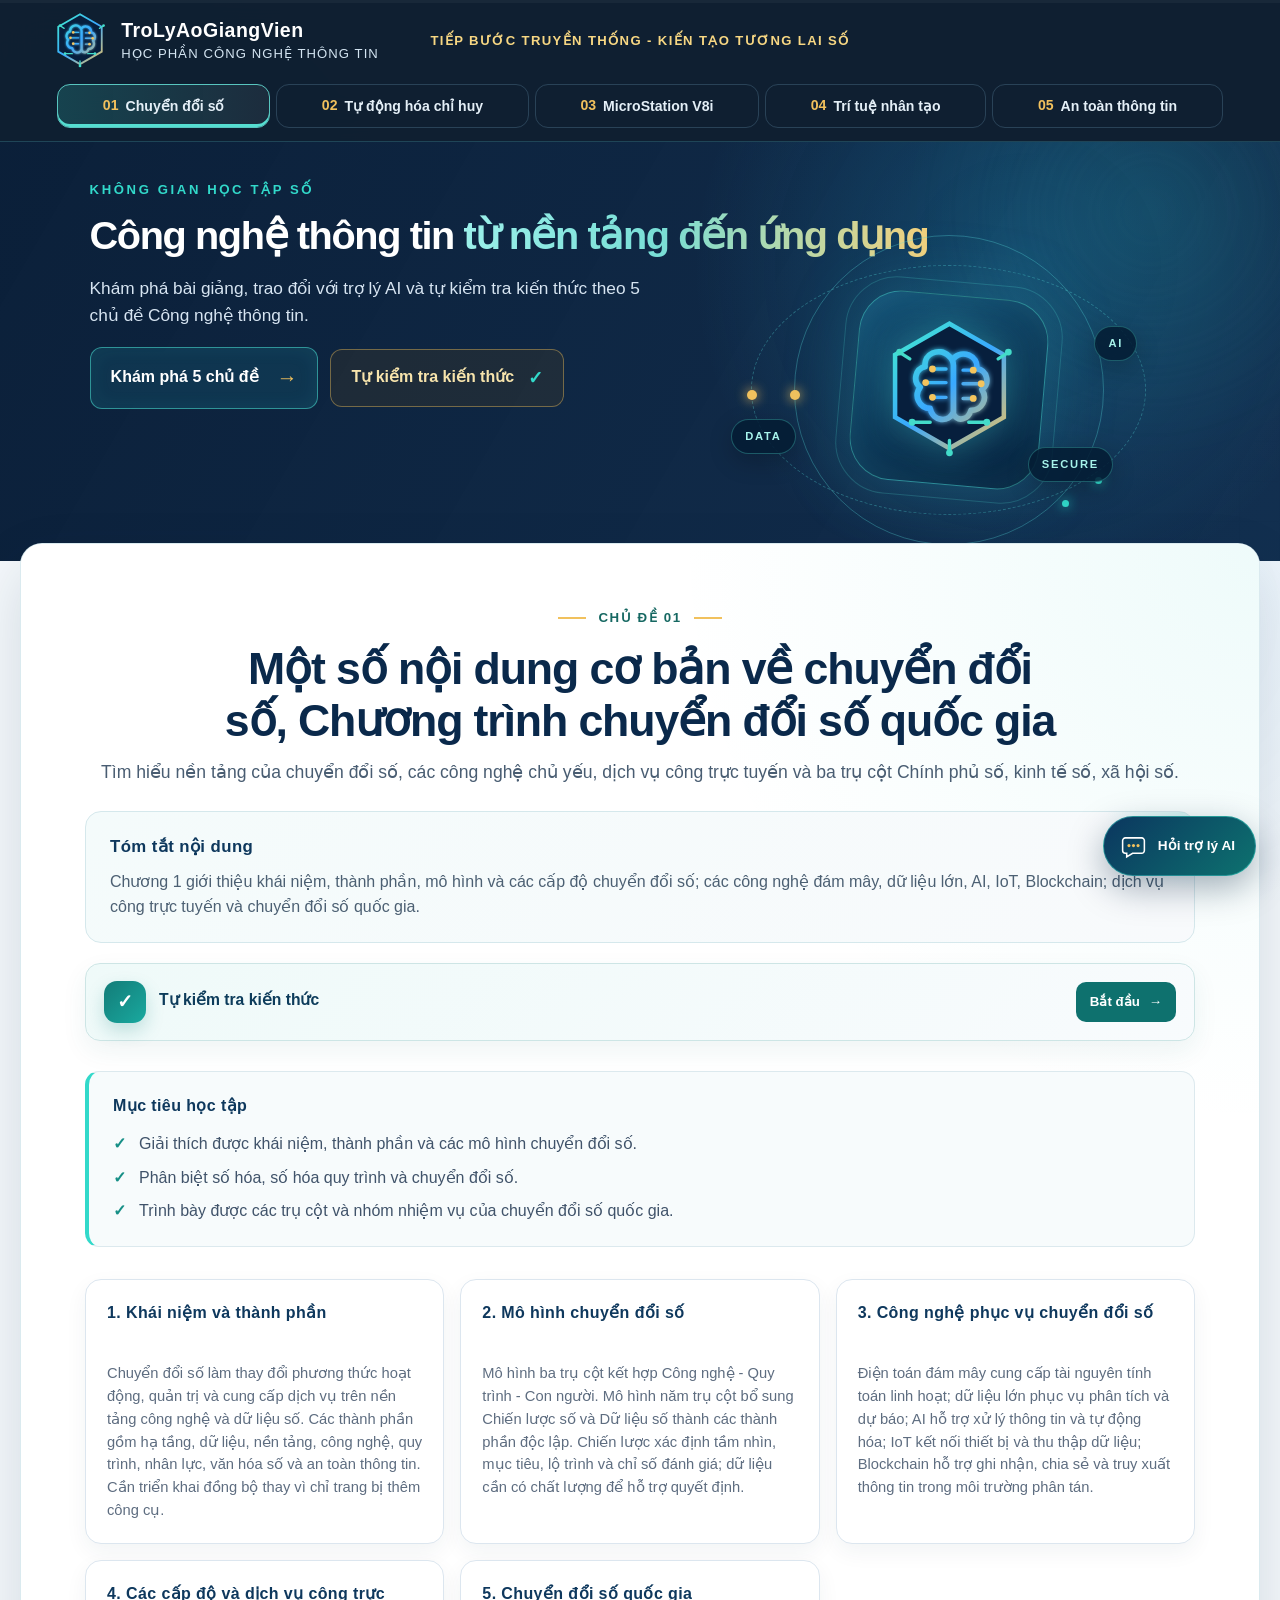
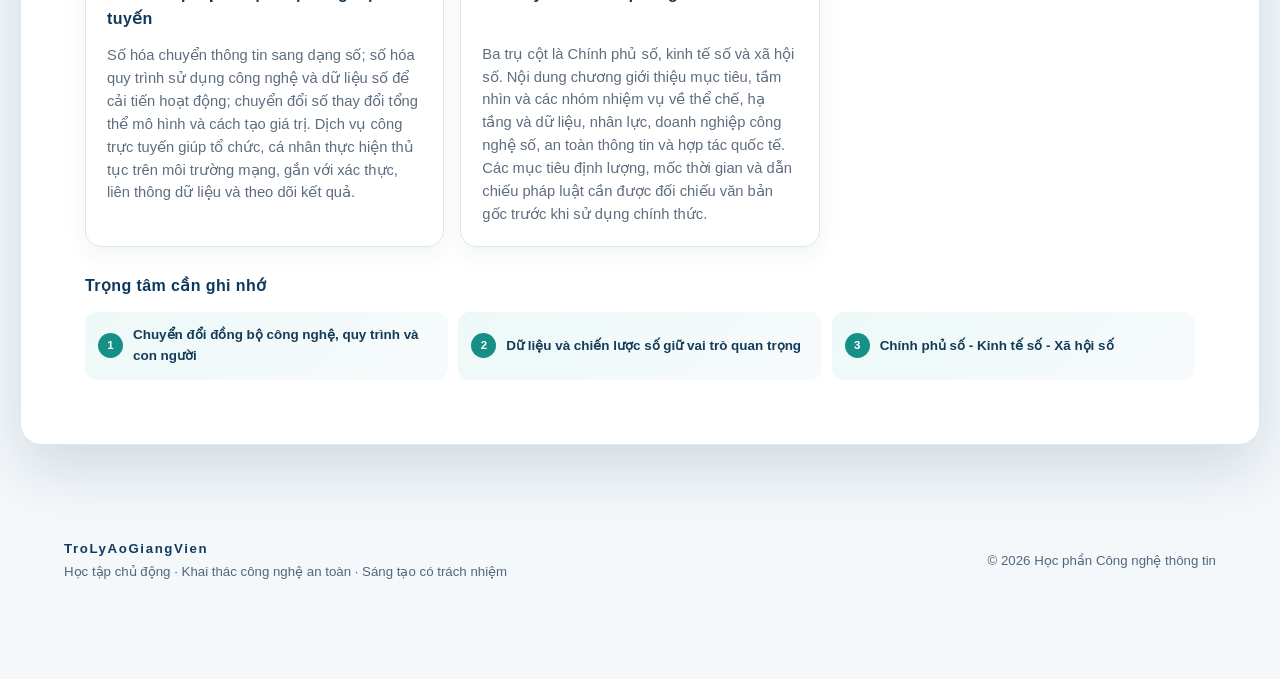
<file: index.html>
<!-- BMTH_OPEN_DATA_REPLACEMENT_20261119 -->
<!doctype html>
<html lang="vi">
<head>
  <meta charset="utf-8">
  <meta name="viewport" content="width=device-width, initial-scale=1, viewport-fit=cover">
  <meta name="description" content="Không gian học tập số TroLyAoGiangVien dành cho học phần Công nghệ thông tin.">
  <meta name="theme-color" content="#061b35">
  <meta property="og:type" content="website">
  <meta property="og:locale" content="vi_VN">
  <meta property="og:site_name" content="TroLyAoGiangVien">
  <meta property="og:title" content="TroLyAoGiangVien · Học phần Công nghệ thông tin">
  <meta property="og:description" content="Bài giảng 5 chủ đề Công nghệ thông tin, trợ lý AI hỗ trợ học tập và chức năng tự kiểm tra kiến thức.">
  <meta property="og:url" content="https://ccongpho-dotcom.github.io/TroLyAoGiangVien/">
  <meta property="og:image" content="https://ccongpho-dotcom.github.io/TroLyAoGiangVien/assets/bmth-share.png?v=20261121">
  <meta property="og:image:type" content="image/png">
  <meta property="og:image:width" content="1200">
  <meta property="og:image:height" content="630">
  <meta property="og:image:alt" content="Biểu trưng học phần Công nghệ thông tin trên nền xanh">
  <title>TroLyAoGiangVien</title>
  <link rel="icon" type="image/svg+xml" href="assets/ai-digital-logo.svg">
  <link rel="stylesheet" href="assets/styles.css?v=20261121-fix3">
</head>
<body>
  <div class="reading-progress" aria-hidden="true"><span id="reading-progress-bar"></span></div>
  <header class="site-header">
    <a class="brand" href="#top" aria-label="Trang chủ TroLyAoGiangVien">
      <img src="assets/ai-digital-logo.svg" alt="Logo trí tuệ nhân tạo và chuyển đổi số" width="62" height="62">
      <span class="brand-copy">
        <strong>TroLyAoGiangVien</strong>
        <small>HỌC PHẦN CÔNG NGHỆ THÔNG TIN</small>
      </span>
    </a>
    <p class="slogan">TIẾP BƯỚC TRUYỀN THỐNG - KIẾN TẠO TƯƠNG LAI SỐ</p>
    <div class="header-tools">
      <button id="view-mode-toggle" class="view-mode-toggle" type="button" aria-pressed="false" aria-label="Xem bố cục toàn cảnh">
        <svg viewBox="0 0 24 24" aria-hidden="true">
          <path d="M8 3H3v5M16 3h5v5M8 21H3v-5M16 21h5v-5M3 8l5-5M21 8l-5-5M3 16l5 5M21 16l-5 5"/>
        </svg>
        <span>Toàn cảnh</span>
      </button>
      <button id="mobile-topic-toggle" class="mobile-topic-toggle" type="button" aria-label="Mở danh mục chủ đề" aria-expanded="false" aria-controls="topic-nav" hidden>
        <svg viewBox="0 0 24 24" aria-hidden="true"><path d="M3 6h18M3 12h18M3 18h18"/></svg>
      </button>
    </div>
    <div class="topic-menu">
      <div class="topic-menu-rail">
        <div id="topic-nav" class="topic-nav" role="tablist" aria-label="5 chủ đề học phần"></div>
      </div>
      <button class="topic-scroll topic-scroll-prev" type="button" aria-label="Cuộn về các chủ đề trước" aria-controls="topic-nav" hidden>‹</button>
      <button class="topic-scroll topic-scroll-next" type="button" aria-label="Cuộn tới các chủ đề tiếp theo" aria-controls="topic-nav" hidden>›</button>
    </div>
  </header>

  <main id="top">
    <section class="hero" aria-labelledby="hero-title">
      <canvas id="network-canvas" class="network-canvas" aria-hidden="true"></canvas>
      <div class="hero-heading">
        <p class="eyebrow">KHÔNG GIAN HỌC TẬP SỐ</p>
        <h1 id="hero-title"><span class="title-main">Công nghệ thông tin</span> <span class="title-accent">từ nền tảng đến ứng dụng</span></h1>
      </div>
      <div class="hero-copy">
        <p class="hero-lead">Khám phá bài giảng, trao đổi với trợ lý AI và tự kiểm tra kiến thức theo 5 chủ đề Công nghệ thông tin.</p>
        <div class="hero-actions">
          <a class="primary-button" href="#chu-de">Khám phá 5 chủ đề <span aria-hidden="true">→</span></a>
          <a class="secondary-button" href="quiz.html">Tự kiểm tra kiến thức <span aria-hidden="true">✓</span></a>
        </div>
      </div>
      <div class="hero-visual" aria-hidden="true">
        <div class="orbit orbit-one"></div>
        <div class="orbit orbit-two"></div>
        <div class="digital-core">
          <img src="assets/ai-digital-logo.svg" alt="">
        </div>
        <div class="data-pill pill-one">AI</div>
        <div class="data-pill pill-two">DATA</div>
        <div class="data-pill pill-three">SECURE</div>
      </div>
    </section>

    <section class="course-shell" id="chu-de" aria-label="Nội dung học phần">
      <article id="lesson-panel" class="lesson-panel protected-content" role="tabpanel" tabindex="0"></article>
    </section>
  </main>

  <footer class="site-footer">
    <div>
      <strong>TroLyAoGiangVien</strong>
      <span>Học tập chủ động · Khai thác công nghệ an toàn · Sáng tạo có trách nhiệm</span>
    </div>
    <p>© <span id="current-year"></span> Học phần Công nghệ thông tin</p>
  </footer>

  <button id="chat-launcher" class="chat-launcher" type="button" aria-label="Mở trợ lý AI" aria-expanded="false">
    <span class="chat-pulse"></span>
    <svg viewBox="0 0 32 32" aria-hidden="true">
      <path d="M7 6.5h18a3 3 0 0 1 3 3v11a3 3 0 0 1-3 3H15l-6.5 4v-4H7a3 3 0 0 1-3-3v-11a3 3 0 0 1 3-3Z"/>
      <circle cx="11" cy="15" r="1.7"/><circle cx="16" cy="15" r="1.7"/><circle cx="21" cy="15" r="1.7"/>
    </svg>
    <span class="chat-label">Hỏi trợ lý AI</span>
  </button>

  <section id="chat-panel" class="chat-panel" aria-label="Trợ lý AI TroLyAoGiangVien" aria-hidden="true" inert>
    <header class="chat-header">
      <div class="chat-avatar"><img src="assets/ai-digital-logo.svg" alt=""></div>
      <div>
        <strong>TroLyAoGiangVien</strong>
        <span id="chat-status" class="chat-status" data-state="ready" aria-live="polite">Sẵn sàng hỗ trợ học tập</span>
      </div>
      <div class="chat-header-actions">
        <button id="chat-reset" type="button" aria-label="Bắt đầu cuộc trò chuyện mới" title="Cuộc trò chuyện mới"><span aria-hidden="true">↻</span></button>
        <button id="chat-close" type="button" aria-label="Đóng trợ lý AI" title="Đóng"><span aria-hidden="true">×</span></button>
      </div>
    </header>
    <div id="chat-messages" class="chat-messages" aria-live="polite">
      <div class="message assistant">
        <div class="message-bubble">Xin chào! Đồng chí cần làm rõ nội dung nào?</div>
      </div>
    </div>
    <form id="chat-form" class="chat-form">
      <label class="sr-only" for="chat-input">Nhập câu hỏi</label>
      <textarea id="chat-input" rows="1" maxlength="2000" placeholder="Nhập câu hỏi về học phần…" required></textarea>
      <button type="submit" aria-label="Gửi câu hỏi">
        <svg viewBox="0 0 24 24" aria-hidden="true"><path d="m4 4 17 8-17 8 3-8-3-8Zm3.5 7h7.2L7.1 7.4 7.5 11Zm-.4 5.6 7.6-3.6H7.5l-.4 3.6Z"/></svg>
      </button>
    </form>
    <p class="chat-disclaimer">AI có thể mắc lỗi. Hãy đối chiếu với bài giảng chính thức.</p>
  </section>

  <div id="toast" class="toast" role="status" aria-live="polite"></div>

  <script src="config.js?v=20261121-fix3"></script>
  <script src="data/topics.js?v=20261121-fix2"></script>
  <script src="data/media.js?v=20261119-open90"></script>
  <script src="data/faq.js?v=20261119-open90"></script>
  <script src="assets/app.js?v=20261121-fix2"></script>
  <script src="assets/motion.js?v=20261017-1"></script>
</body>
</html>
</file>
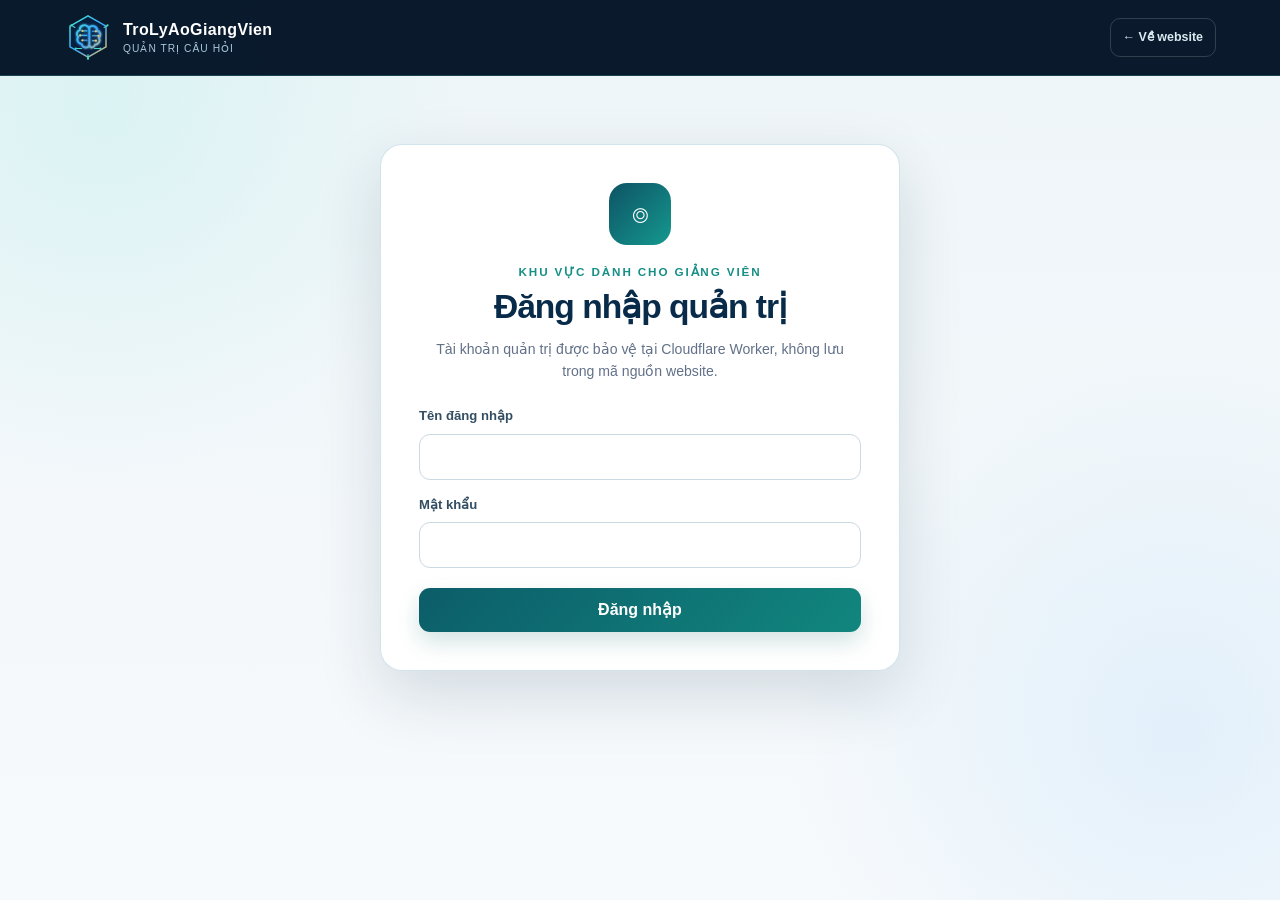
<file: admin.html>
<!doctype html>
<html lang="vi">
<head>
  <meta charset="utf-8">
  <meta name="viewport" content="width=device-width, initial-scale=1, viewport-fit=cover">
  <meta name="theme-color" content="#061b35">
  <meta name="robots" content="noindex, nofollow">
  <title>Quản trị câu hỏi | TroLyAoGiangVien</title>
  <link rel="icon" type="image/svg+xml" href="assets/ai-digital-logo.svg">
  <link rel="stylesheet" href="assets/quiz.css?v=20261121-troly-ui1">
</head>
<body class="admin-page">
  <header class="quiz-topbar">
    <a class="quiz-brand" href="index.html">
      <img src="assets/ai-digital-logo.svg" alt="" width="48" height="48">
      <span><strong>TroLyAoGiangVien</strong><small>QUẢN TRỊ CÂU HỎI</small></span>
    </a>
    <a class="back-link" href="index.html">← Về website</a>
  </header>

  <main class="admin-main">
    <div id="admin-alert" class="quiz-alert" role="status" aria-live="polite" hidden></div>

    <section id="admin-login" class="quiz-card login-card" aria-labelledby="login-title">
      <div class="login-icon" aria-hidden="true">⌾</div>
      <p class="quiz-eyebrow">KHU VỰC DÀNH CHO GIẢNG VIÊN</p>
      <h1 id="login-title">Đăng nhập quản trị</h1>
      <p>Tài khoản quản trị được bảo vệ tại Cloudflare Worker, không lưu trong mã nguồn website.</p>
      <form id="login-form" class="login-form">
        <label><span>Tên đăng nhập</span><input id="admin-username" autocomplete="username" required></label>
        <label><span>Mật khẩu</span><input id="admin-password" type="password" autocomplete="current-password" required></label>
        <button class="quiz-primary" type="submit">Đăng nhập</button>
      </form>
    </section>

    <section id="admin-dashboard" hidden>
      <div class="admin-heading">
        <div><p class="quiz-eyebrow">NGÂN HÀNG CÂU HỎI</p><h1>Quản trị câu hỏi trắc nghiệm</h1></div>
        <button id="admin-logout" class="quiz-secondary" type="button">Đăng xuất</button>
      </div>

      <div id="admin-stats" class="admin-stats" aria-label="Thống kê ngân hàng câu hỏi"></div>

      <section class="quiz-card admin-toolbar">
        <div class="toolbar-actions">
          <button id="add-question" class="quiz-primary" type="button">＋ Thêm câu hỏi</button>
          <select id="import-topic" aria-label="Chủ đề dành cho file TXT">
            <option value="">Chọn chủ đề cho file TXT</option>
          </select>
          <label class="file-button" for="question-file">↑ Nạp file TXT/CSV</label>
          <input id="question-file" type="file" accept=".txt,.csv,text/plain,text/csv" hidden>


        </div>
        <div class="toolbar-filters">
          <select id="admin-topic-filter" aria-label="Lọc theo chủ đề"><option value="all">Tất cả chủ đề</option></select>
          <input id="admin-search" type="search" placeholder="Tìm nội dung câu hỏi…" aria-label="Tìm câu hỏi">
          <button id="refresh-questions" class="icon-button" type="button" aria-label="Làm mới">↻</button>
        </div>
      </section>

      <section class="quiz-card question-table-card" aria-labelledby="question-list-title">
        <div class="table-heading"><h2 id="question-list-title">Danh sách câu hỏi</h2><span id="question-total">0 câu</span></div>
        <div class="table-scroll">
          <table class="question-table">
            <thead><tr><th>STT</th><th>Chủ đề</th><th>Câu hỏi</th><th>Đáp án</th><th>Trạng thái</th><th>Thao tác</th></tr></thead>
            <tbody id="question-table-body"></tbody>
          </table>
        </div>
        <div id="question-empty" class="empty-state" hidden>Chưa có câu hỏi phù hợp.</div>
      </section>
    </section>
  </main>

  <dialog id="question-dialog" class="question-dialog">
    <form id="question-form" method="dialog">
      <div class="dialog-head"><div><p class="quiz-eyebrow">BIỂU MẪU CÂU HỎI</p><h2 id="question-dialog-title">Thêm câu hỏi</h2></div><button id="close-question-dialog" type="button" aria-label="Đóng">×</button></div>
      <input id="question-id" type="hidden">
      <div class="form-grid">
        <label><span>Chủ đề *</span><select id="question-topic" required></select></label>
        <label><span>Mức độ</span><select id="question-difficulty"><option value="co-ban">Cơ bản</option><option value="thong-hieu">Thông hiểu</option><option value="van-dung">Vận dụng</option></select></label>
        <label class="full-field"><span>Nội dung câu hỏi *</span><textarea id="question-text" rows="3" maxlength="1200" required></textarea></label>
        <label><span>Đáp án A *</span><input id="option-a" maxlength="600" required></label>
        <label><span>Đáp án B *</span><input id="option-b" maxlength="600" required></label>
        <label><span>Đáp án C *</span><input id="option-c" maxlength="600" required></label>
        <label><span>Đáp án D *</span><input id="option-d" maxlength="600" required></label>
        <label><span>Đáp án đúng *</span><select id="correct-option" required><option value="A">A</option><option value="B">B</option><option value="C">C</option><option value="D">D</option></select></label>
        <label class="check-label"><input id="question-active" type="checkbox" checked><span>Đang sử dụng</span></label>
        <label class="full-field"><span>Giải thích đáp án</span><textarea id="question-explanation" rows="3" maxlength="1600"></textarea></label>
      </div>
      <div id="question-form-alert" class="quiz-alert form-alert" role="alert" hidden></div>
      <div class="dialog-actions"><button id="cancel-question" class="quiz-secondary" type="button">Hủy</button><button class="quiz-primary" type="submit">Lưu câu hỏi</button></div>
    </form>
  </dialog>

  <script src="config.js?v=20261121-fix3"></script>
  <script src="data/topics.js?v=20261119-open90-pause"></script>
  <script src="assets/admin.js?v=20261119-open90-pause"></script>
</body>
</html>
</file>
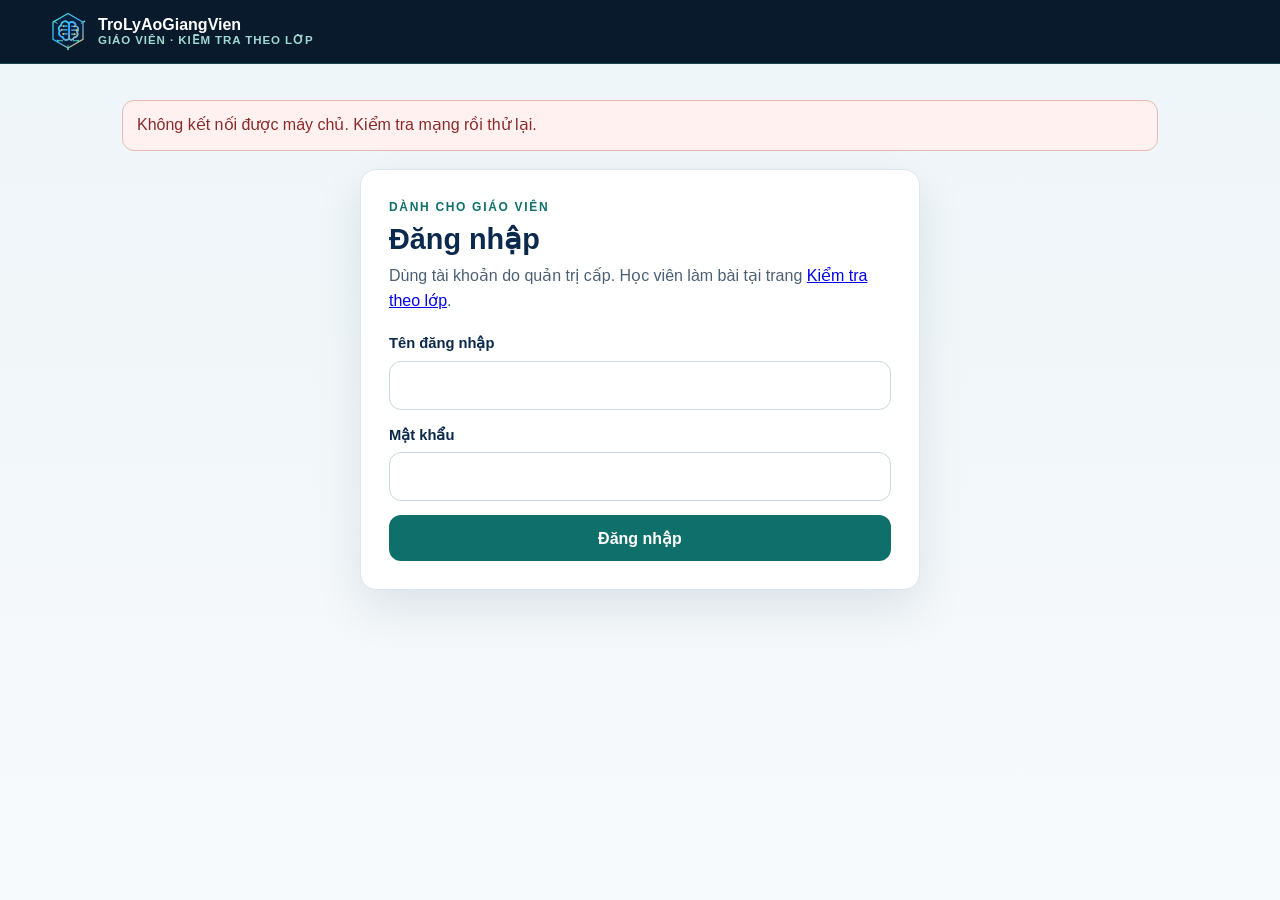
<file: giaovien.html>
<!doctype html>
<html lang="vi">
<head>
  <meta charset="utf-8">
  <meta name="viewport" content="width=device-width, initial-scale=1, viewport-fit=cover">
  <meta name="theme-color" content="#031326">
  <meta name="robots" content="noindex">
  <title>Giáo viên · Kiểm tra theo lớp | TroLyAoGiangVien</title>
  <link rel="icon" type="image/svg+xml" href="assets/ai-digital-logo.svg">
  <link rel="stylesheet" href="assets/kiemtra.css?v=20261122-kt4">
</head>
<body>
  <header class="kt-topbar">
    <a class="kt-brand" href="giaovien.html">
      <img src="assets/ai-digital-logo.svg" alt="" width="40" height="40">
      <span><strong>TroLyAoGiangVien</strong><small>Giáo viên · Kiểm tra theo lớp</small></span>
    </a>
    <div id="top-actions" class="kt-top-actions" hidden>
      <span id="top-user" class="kt-user"></span>
      <button id="btn-password" class="kt-btn kt-btn-light" type="button">Đổi mật khẩu</button>
      <button id="btn-logout" class="kt-btn kt-btn-light" type="button">Đăng xuất</button>
    </div>
  </header>

  <main class="kt-main">
    <div id="alert" class="kt-alert" role="alert" hidden></div>

    <!-- Thiết lập lần đầu -->
    <section id="view-setup" class="kt-card kt-narrow" hidden>
      <p class="kt-eyebrow">Thiết lập lần đầu</p>
      <h1>Tạo tài khoản quản trị</h1>
      <p class="kt-lead">Tài khoản này dùng để tạo tài khoản cho các giáo viên. Chỉ tạo được một lần.</p>
      <form id="setup-form" novalidate>
        <label class="kt-field"><span>Họ và tên</span><input name="displayName" class="kt-input" autocomplete="name" required></label>
        <label class="kt-field"><span>Tên đăng nhập</span><input name="username" class="kt-input" autocomplete="username" autocapitalize="none" spellcheck="false" required><small>3–32 ký tự, chữ không dấu, số, dấu chấm hoặc gạch ngang.</small></label>
        <label class="kt-field"><span>Mật khẩu</span><input name="password" type="password" class="kt-input" autocomplete="new-password" minlength="8" required><small>Tối thiểu 8 ký tự.</small></label>
        <button class="kt-btn kt-btn-primary kt-btn-block" type="submit">Tạo tài khoản quản trị</button>
      </form>
    </section>

    <!-- Đăng nhập -->
    <section id="view-login" class="kt-card kt-narrow" hidden>
      <p class="kt-eyebrow">Dành cho giáo viên</p>
      <h1>Đăng nhập</h1>
      <p class="kt-lead">Dùng tài khoản do quản trị cấp. Học viên làm bài tại trang <a href="kiemtra.html">Kiểm tra theo lớp</a>.</p>
      <form id="login-form" novalidate>
        <label class="kt-field"><span>Tên đăng nhập</span><input name="username" class="kt-input" autocomplete="username" autocapitalize="none" spellcheck="false" required></label>
        <label class="kt-field"><span>Mật khẩu</span><input name="password" type="password" class="kt-input" autocomplete="current-password" required></label>
        <button class="kt-btn kt-btn-primary kt-btn-block" type="submit">Đăng nhập</button>
      </form>
    </section>

    <!-- Ứng dụng -->
    <section id="view-app" hidden>
      <p class="kt-me-line">Đang đăng nhập: <strong id="me-line-name"></strong></p>
      <div class="kt-tabs" role="tablist" aria-label="Chức năng">
        <button class="kt-tab" role="tab" id="tab-exams" aria-controls="panel-exams" aria-selected="true" type="button">Đợt kiểm tra</button>
        <button class="kt-tab" role="tab" id="tab-sets" aria-controls="panel-sets" aria-selected="false" type="button">Bộ câu hỏi</button>
        <button class="kt-tab" role="tab" id="tab-classes" aria-controls="panel-classes" aria-selected="false" type="button">Lớp học</button>
        <button class="kt-tab" role="tab" id="tab-accounts" aria-controls="panel-accounts" aria-selected="false" type="button" hidden>Tài khoản giáo viên</button>
      </div>

      <!-- Đợt kiểm tra -->
      <div id="panel-exams" role="tabpanel" aria-labelledby="tab-exams">
        <div id="exams-home">
          <div class="kt-row kt-between" style="margin-bottom:14px">
            <h2 style="margin:0;color:var(--navy-800)">Đợt kiểm tra</h2>
            <button id="btn-new-exam" class="kt-btn kt-btn-primary" type="button">+ Tạo đợt kiểm tra</button>
          </div>
          <form id="exam-form" class="kt-card" style="margin-bottom:18px" hidden novalidate>
            <h3>Tạo đợt kiểm tra mới</h3>
            <p class="kt-lead">Mỗi đợt có một mã đề và mã QR riêng để học viên vào làm bài.</p>
            <div id="reopen-note" class="kt-alert" hidden></div>
            <label class="kt-field" id="set-field"><span>Bộ câu hỏi</span><select name="setId" class="kt-select"></select></label>
            <label class="kt-field"><span>Lớp (không bắt buộc)</span><select name="classId" class="kt-select"></select><small>Chọn lớp: học viên chọn tên mình trong danh sách, bảng điểm hiện cả người chưa làm. Không chọn: học viên tự gõ họ tên.</small></label>
            <label class="kt-field"><span>Tên đợt kiểm tra</span><input name="title" class="kt-input" maxlength="150" placeholder="Ví dụ: Kiểm tra 15 phút — Lớp CNTT 1"></label>
            <div class="kt-grid-2">
              <label class="kt-field"><span>Thời gian làm bài (phút)</span><input name="durationMin" type="number" class="kt-input" min="1" max="300" value="15" required></label>
              <label class="kt-field"><span>Số câu mỗi học viên</span><input name="questionCount" type="number" class="kt-input" min="1"><small id="exam-count-note">Để trống = lấy tất cả các câu.</small></label>
              <label class="kt-field"><span>Mở lúc</span><input name="opensAt" type="datetime-local" class="kt-input" required></label>
              <label class="kt-field"><span>Đóng lúc</span><input name="closesAt" type="datetime-local" class="kt-input" required></label>
            </div>
            <div class="kt-list" style="margin-bottom:16px">
              <label class="kt-check"><input type="checkbox" name="shuffle" checked><span><b>Trộn câu và đáp án</b><small>Mỗi học viên có thứ tự câu hỏi và phương án khác nhau. Nếu chọn số câu ít hơn bộ đề, mỗi người nhận một nhóm câu ngẫu nhiên.</small></span></label>
              <label class="kt-check"><input type="checkbox" name="oneAttempt" checked><span><b>Mỗi người chỉ làm một lần</b><small>Máy đã nộp bài không vào làm lại được. Có thể xóa lượt làm trong bảng điểm để cho làm lại.</small></span></label>
              <label class="kt-check"><input type="checkbox" name="showScore"><span><b>Công bố điểm ngay khi nộp bài</b><small>Có thể bật hoặc tắt bất cứ lúc nào trong trang kết quả.</small></span></label>
            </div>
            <div class="kt-row">
              <button class="kt-btn kt-btn-primary" type="submit">Tạo đợt kiểm tra</button>
              <button id="btn-cancel-exam" class="kt-btn kt-btn-ghost" type="button">Hủy</button>
            </div>
          </form>
          <div id="exam-list" class="kt-list"></div>
        </div>

        <div id="exam-detail" hidden>
          <button id="btn-back-exams" class="kt-btn kt-btn-ghost kt-btn-sm" type="button" style="margin-bottom:14px">← Danh sách đợt kiểm tra</button>
          <div class="kt-card">
            <div class="kt-row kt-between">
              <div style="min-width:0">
                <p class="kt-eyebrow">Đợt kiểm tra</p>
                <h1 id="d-title" style="overflow-wrap:anywhere"></h1>
                <p id="d-meta" class="kt-muted" style="margin:0"></p>
              </div>
              <span id="d-state" class="kt-badge"></span>
            </div>
            <div class="kt-share" style="margin-top:18px">
              <div id="d-qr" class="kt-qr" aria-label="Mã QR vào làm bài"></div>
              <div>
                <p class="kt-muted" style="margin:0">Mã đề</p>
                <p class="kt-code kt-bigcode" id="d-code" style="margin:0 0 6px"></p>
                <p style="margin:0 0 12px"><a id="d-link" class="kt-link" target="_blank" rel="noopener"></a></p>
                <div class="kt-row">
                  <button id="btn-present" class="kt-btn kt-btn-primary" type="button">Chiếu lên lớp</button>
                  <button id="btn-copy-link" class="kt-btn kt-btn-ghost" type="button">Sao chép liên kết</button>
                  <button id="btn-reopen" class="kt-btn kt-btn-ghost" type="button">Mở lại cho lớp khác</button>
                </div>
              </div>
            </div>
          </div>

          <div class="kt-card">
            <h2>Điều khiển</h2>
            <div class="kt-list" style="margin:12px 0">
              <label class="kt-check"><input type="checkbox" id="d-show-score"><span><b>Công bố điểm cho học viên</b><small>Bật: học viên thấy điểm của mình ngay sau khi nộp, hoặc bấm “Xem điểm” nếu đã nộp trước đó.</small></span></label>
            </div>
            <div class="kt-row">
              <label class="kt-field" style="margin:0;flex:1 1 220px"><span>Giờ đóng</span><input id="d-closes" type="datetime-local" class="kt-input"></label>
              <button id="btn-save-close" class="kt-btn kt-btn-ghost" type="button" style="align-self:flex-end">Lưu giờ đóng</button>
              <button id="btn-close-now" class="kt-btn kt-btn-ghost" type="button" style="align-self:flex-end">Đóng ngay</button>
              <button id="btn-delete-exam" class="kt-btn kt-btn-danger" type="button" style="align-self:flex-end">Xóa đợt</button>
            </div>
          </div>

          <div class="kt-card">
            <div class="kt-row kt-between" style="margin-bottom:12px">
              <h2 style="margin:0">Bảng điểm</h2>
              <div class="kt-row">
                <button id="btn-refresh" class="kt-btn kt-btn-ghost kt-btn-sm" type="button">Làm mới</button>
                <button id="btn-export" class="kt-btn kt-btn-primary kt-btn-sm" type="button">Tải bảng điểm (Excel)</button>
              </div>
            </div>
            <div id="d-summary" class="kt-summary"></div>
            <div class="kt-table-wrap">
              <table class="kt-table">
                <thead><tr><th>STT</th><th>Họ và tên</th><th>Bắt đầu</th><th>Nộp bài</th><th>Số câu đúng</th><th>Điểm 10</th><th></th></tr></thead>
                <tbody id="d-attempts"></tbody>
              </table>
            </div>
            <p class="kt-muted" style="font-size:.84rem;margin:10px 0 0">Tự làm mới mỗi 15 giây. Tên có dấu ⚠ là trùng với người khác — kiểm tra lại. Xóa một lượt làm để học viên đó làm lại.</p>
          </div>

          <div class="kt-card">
            <h2>Tỉ lệ trả lời đúng theo câu</h2>
            <div class="kt-table-wrap" style="margin-top:12px">
              <table class="kt-table">
                <thead><tr><th>Câu</th><th>Nội dung</th><th>Đúng</th><th style="min-width:110px">Tỉ lệ</th></tr></thead>
                <tbody id="d-stats"></tbody>
              </table>
            </div>
          </div>
        </div>
      </div>

      <!-- Bộ câu hỏi -->
      <div id="panel-sets" role="tabpanel" aria-labelledby="tab-sets" hidden>
        <div id="sets-home">
          <div class="kt-card" style="margin-bottom:18px">
            <h2>Thêm bộ câu hỏi</h2>
            <p class="kt-lead">Tải tệp Word soạn theo mẫu, hoặc soạn trực tiếp trên trang. Sau khi tải lên vẫn sửa được từng câu và thêm hình.</p>
            <div class="kt-row">
              <a class="kt-btn kt-btn-ghost" href="assets/mau-bo-cau-hoi-kiem-tra.docx" download>Tải mẫu Word</a>
              <label class="kt-btn kt-btn-primary" for="docx-input">Chọn tệp Word…</label>
              <input id="docx-input" type="file" accept=".docx,application/vnd.openxmlformats-officedocument.wordprocessingml.document" class="sr-only">
              <button id="btn-new-set" class="kt-btn kt-btn-ghost" type="button">+ Soạn bộ mới trên web</button>
            </div>
          </div>
          <h2 style="color:var(--navy-800)">Bộ câu hỏi của tôi</h2>
          <div id="set-list" class="kt-list"></div>
        </div>

        <div id="set-editor" hidden>
          <div class="kt-card">
            <p class="kt-eyebrow" id="ed-mode"></p>
            <label class="kt-field"><span>Tên bộ câu hỏi</span><input id="ed-title" class="kt-input" maxlength="150"></label>
            <div id="ed-issues" class="kt-alert error" hidden></div>
            <div id="ed-warnings" class="kt-alert warn" hidden></div>
            <p id="ed-note" class="kt-muted" style="margin:0;font-size:.88rem"></p>
          </div>
          <div id="ed-questions" class="kt-list" style="margin-top:14px"></div>
          <button id="ed-add" class="kt-btn kt-btn-ghost kt-btn-block" type="button" style="margin-top:14px">+ Thêm câu hỏi</button>
          <div class="kt-editor-bar">
            <span id="ed-count" class="kt-muted"></span>
            <div class="kt-row">
              <button id="ed-cancel" class="kt-btn kt-btn-ghost" type="button">Hủy</button>
              <button id="ed-save" class="kt-btn kt-btn-primary" type="button">Lưu bộ câu hỏi</button>
            </div>
          </div>
        </div>
      </div>

      <!-- Lớp học -->
      <div id="panel-classes" role="tabpanel" aria-labelledby="tab-classes" hidden>
        <form id="class-form" class="kt-card" style="margin-bottom:18px" novalidate>
          <h2 id="class-form-title">Thêm lớp</h2>
          <p class="kt-lead">Nhập từ tệp Excel hoặc Word theo mẫu, dán cột họ tên từ Excel, hoặc gõ mỗi dòng một học viên. Tên trùng nhau cần thêm thông tin phân biệt, ví dụ năm sinh.</p>
          <div class="kt-row" style="margin-bottom:16px">
            <a class="kt-btn kt-btn-ghost kt-btn-sm" href="assets/mau-danh-sach-lop.xlsx" download>Tải mẫu Excel</a>
            <a class="kt-btn kt-btn-ghost kt-btn-sm" href="assets/mau-danh-sach-lop.docx" download>Tải mẫu Word</a>
            <label class="kt-btn kt-btn-primary kt-btn-sm" for="roster-file">Nhập từ tệp (Excel/Word)…</label>
            <input id="roster-file" type="file" accept=".xlsx,.docx,.csv,.txt,application/vnd.openxmlformats-officedocument.spreadsheetml.sheet,application/vnd.openxmlformats-officedocument.wordprocessingml.document" class="sr-only">
          </div>
          <label class="kt-field"><span>Tên lớp</span><input name="name" class="kt-input" maxlength="120" placeholder="Ví dụ: CNTT K10 — Lớp 1" required></label>
          <label class="kt-field"><span>Danh sách học viên</span><textarea name="students" class="kt-textarea" rows="10" placeholder="Nguyễn Văn An&#10;Lê Thị Hoa&#10;Phạm Minh Đức"></textarea><small id="class-count">0 học viên</small></label>
          <div class="kt-row">
            <button class="kt-btn kt-btn-primary" type="submit">Lưu lớp</button>
            <button id="class-cancel" class="kt-btn kt-btn-ghost" type="button" hidden>Hủy sửa</button>
          </div>
        </form>
        <h2 style="color:var(--navy-800)">Lớp của tôi</h2>
        <div id="class-list" class="kt-list"></div>
      </div>

      <!-- Tài khoản (quản trị) -->
      <div id="panel-accounts" role="tabpanel" aria-labelledby="tab-accounts" hidden>
        <form id="teacher-form" class="kt-card" style="margin-bottom:18px" novalidate>
          <h2>Tạo tài khoản giáo viên</h2>
          <p class="kt-lead">Gửi tên đăng nhập và mật khẩu cho giáo viên; giáo viên nên đổi mật khẩu sau lần đăng nhập đầu.</p>
          <div class="kt-grid-2">
            <label class="kt-field"><span>Họ và tên</span><input name="displayName" class="kt-input" required></label>
            <label class="kt-field"><span>Tên đăng nhập</span><input name="username" class="kt-input" autocapitalize="none" spellcheck="false" required><small>Ví dụ: gv.nguyenvanan</small></label>
            <label class="kt-field"><span>Mật khẩu ban đầu</span><input name="password" class="kt-input" type="text" autocomplete="off" minlength="8" required><small>Tối thiểu 8 ký tự.</small></label>
          </div>
          <button class="kt-btn kt-btn-primary" type="submit">Tạo tài khoản</button>
        </form>
        <h2 style="color:var(--navy-800)">Danh sách tài khoản</h2>
        <div id="teacher-list" class="kt-list"></div>
      </div>
    </section>

    <!-- Đổi mật khẩu -->
    <section id="view-password" class="kt-card kt-narrow" hidden>
      <h1>Đổi mật khẩu</h1>
      <form id="password-form" novalidate>
        <label class="kt-field"><span>Mật khẩu hiện tại</span><input name="current" type="password" class="kt-input" autocomplete="current-password" required></label>
        <label class="kt-field"><span>Mật khẩu mới</span><input name="next" type="password" class="kt-input" autocomplete="new-password" minlength="8" required><small>Tối thiểu 8 ký tự.</small></label>
        <div class="kt-row">
          <button class="kt-btn kt-btn-primary" type="submit">Lưu mật khẩu</button>
          <button id="btn-cancel-password" class="kt-btn kt-btn-ghost" type="button">Hủy</button>
        </div>
      </form>
    </section>
  </main>

  <div id="present" class="kt-present" hidden role="dialog" aria-modal="true" aria-label="Chiếu mã vào làm bài">
    <p id="p-title" style="font-weight:800;color:#fff"></p>
    <div id="p-qr" class="kt-qr"></div>
    <div class="kt-code kt-bigcode" id="p-code"></div>
    <p id="p-link"></p>
    <button id="btn-close-present" class="kt-btn kt-btn-light" type="button">Đóng (Esc)</button>
  </div>

  <script src="config.js?v=20261122-kt2"></script>
  <script src="assets/vendor/jszip.min.js"></script>
  <script src="assets/vendor/qrcode-generator.js"></script>
  <script src="assets/kiemtra-docx.js?v=20261122-kt2"></script>
  <script src="assets/kiemtra-roster.js?v=20261122-kt3"></script>
  <script src="assets/giaovien.js?v=20261122-kt4"></script>
</body>
</html>
</file>
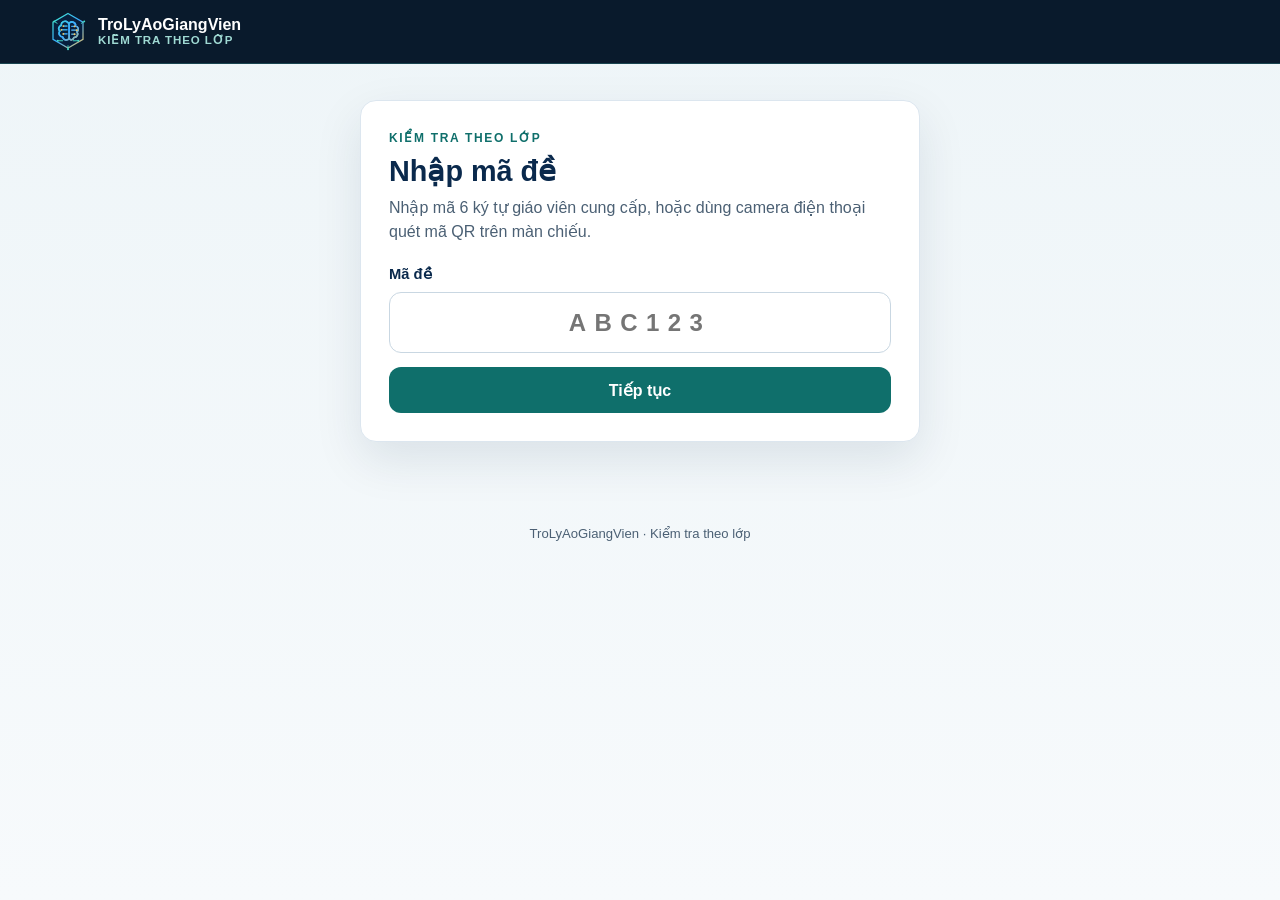
<file: kiemtra.html>
<!doctype html>
<html lang="vi">
<head>
  <meta charset="utf-8">
  <meta name="viewport" content="width=device-width, initial-scale=1, viewport-fit=cover">
  <meta name="description" content="Làm bài kiểm tra theo lớp trên TroLyAoGiangVien.">
  <meta name="theme-color" content="#031326">
  <meta name="robots" content="noindex">
  <title>Kiểm tra theo lớp | TroLyAoGiangVien</title>
  <link rel="icon" type="image/svg+xml" href="assets/ai-digital-logo.svg">
  <link rel="stylesheet" href="assets/kiemtra.css?v=20261122-kt4">
</head>
<body>
  <header class="kt-topbar">
    <a class="kt-brand" href="kiemtra.html" aria-label="Kiểm tra theo lớp">
      <img src="assets/ai-digital-logo.svg" alt="" width="40" height="40">
      <span><strong>TroLyAoGiangVien</strong><small>Kiểm tra theo lớp</small></span>
    </a>
  </header>

  <main class="kt-main">
    <div class="kt-narrow">
      <div id="kt-alert" class="kt-alert" role="alert" hidden></div>

      <!-- Bước 1: nhập mã đề -->
      <section id="step-code" class="kt-card" hidden>
        <p class="kt-eyebrow">Kiểm tra theo lớp</p>
        <h1>Nhập mã đề</h1>
        <p class="kt-lead">Nhập mã 6 ký tự giáo viên cung cấp, hoặc dùng camera điện thoại quét mã QR trên màn chiếu.</p>
        <form id="code-form" novalidate>
          <label class="kt-field">
            <span>Mã đề</span>
            <input id="code-input" class="kt-input kt-code-input" inputmode="text" autocomplete="off" autocapitalize="characters" spellcheck="false" maxlength="8" placeholder="ABC123" required>
          </label>
          <button class="kt-btn kt-btn-primary kt-btn-block" type="submit">Tiếp tục</button>
        </form>
      </section>

      <!-- Bước 2: thông tin đề và họ tên -->
      <section id="step-info" class="kt-card" hidden>
        <p class="kt-eyebrow">Mã đề <span id="info-code" class="kt-code"></span></p>
        <h1 id="info-title"></h1>
        <p class="kt-lead">Giáo viên: <strong id="info-teacher"></strong></p>
        <div class="kt-facts">
          <div class="kt-fact"><b id="info-count"></b><span>câu hỏi</span></div>
          <div class="kt-fact"><b id="info-duration"></b><span>phút</span></div>
          <div class="kt-fact"><b id="info-state"></b><span id="info-state-note">trạng thái</span></div>
        </div>
        <div id="info-schedule" class="kt-alert warn" hidden></div>
        <form id="name-form" novalidate>
          <div id="roster-block" class="kt-field" hidden>
            <span>Chọn họ và tên của đồng chí <small id="roster-class" style="font-weight:600"></small></span>
            <input id="roster-search" class="kt-input kt-roster-search" type="search" autocomplete="off" placeholder="Gõ vài chữ để tìm tên…" aria-label="Tìm tên trong danh sách lớp">
            <div id="roster" class="kt-roster" role="radiogroup" aria-label="Danh sách lớp"></div>
            <small>Không thấy tên mình? Báo giáo viên. Tên đã có người vào làm sẽ bị khóa.</small>
          </div>
          <label class="kt-field" id="name-field">
            <span>Họ và tên</span>
            <input id="name-input" class="kt-input" autocomplete="name" maxlength="80" placeholder="Ví dụ: Nguyễn Văn An" required>
            <small>Ghi đầy đủ họ và tên để giáo viên ghi điểm đúng người.</small>
          </label>
          <p id="info-rules" class="kt-muted" style="font-size:.88rem;margin:0 0 14px"></p>
          <button id="start-btn" class="kt-btn kt-btn-primary kt-btn-block" type="submit">Bắt đầu làm bài</button>
        </form>
        <p class="kt-center" style="margin:14px 0 0"><button id="change-code" class="kt-btn kt-btn-ghost kt-btn-sm" type="button">Nhập mã khác</button></p>
      </section>

      <!-- Bước 3: làm bài -->
      <section id="step-exam" hidden>
        <div class="kt-exam-bar">
          <div><span class="sr-only">Thời gian còn lại</span><span id="timer" class="kt-timer" aria-live="off">--:--</span></div>
          <div id="progress" class="kt-progress"></div>
        </div>
        <div class="kt-card">
          <p id="q-number" class="kt-qnum"></p>
          <h2 id="q-text" class="kt-qtext" tabindex="-1"></h2>
          <figure id="q-figure" class="kt-q-figure" hidden><img id="q-img" alt=""><a id="q-img-link" target="_blank" rel="noopener">Mở hình cỡ lớn</a></figure>
          <div id="q-options" class="kt-options" role="radiogroup" aria-labelledby="q-text"></div>
          <div class="kt-nav">
            <button id="prev-btn" class="kt-btn kt-btn-ghost" type="button">← Câu trước</button>
            <button id="next-btn" class="kt-btn kt-btn-ghost" type="button">Câu sau →</button>
          </div>
          <div id="dots" class="kt-dots" aria-label="Danh sách câu hỏi"></div>
        </div>
        <div class="kt-card">
          <div id="submit-confirm" class="kt-alert warn" hidden>
            <p id="submit-confirm-text" style="margin:0 0 10px"></p>
            <div class="kt-row">
              <button id="submit-yes" class="kt-btn kt-btn-primary" type="button">Nộp bài</button>
              <button id="submit-no" class="kt-btn kt-btn-ghost" type="button">Làm tiếp</button>
            </div>
          </div>
          <button id="submit-btn" class="kt-btn kt-btn-primary kt-btn-block" type="button">Nộp bài</button>
          <p id="save-note" class="kt-save-note" aria-live="polite"></p>
        </div>
      </section>

      <!-- Bước 4: kết quả -->
      <section id="step-done" class="kt-card kt-center" hidden>
        <p class="kt-eyebrow">Đã nộp bài</p>
        <h1 id="done-title"></h1>
        <p class="kt-muted" id="done-name"></p>
        <div id="done-score" hidden>
          <div class="kt-score"><b id="done-score-value"></b><span id="done-score-total"></span></div>
          <p><strong id="done-score-ten"></strong></p>
        </div>
        <div id="done-pending" hidden>
          <p class="kt-alert">Bài làm đã được ghi nhận. Giáo viên chưa công bố điểm.</p>
          <button id="check-score" class="kt-btn kt-btn-ghost" type="button">Xem điểm</button>
        </div>
      </section>
    </div>
  </main>
  <footer class="kt-footer">TroLyAoGiangVien · Kiểm tra theo lớp</footer>

  <script src="config.js?v=20261122-kt2"></script>
  <script src="assets/kiemtra.js?v=20261122-kt2"></script>
</body>
</html>
</file>
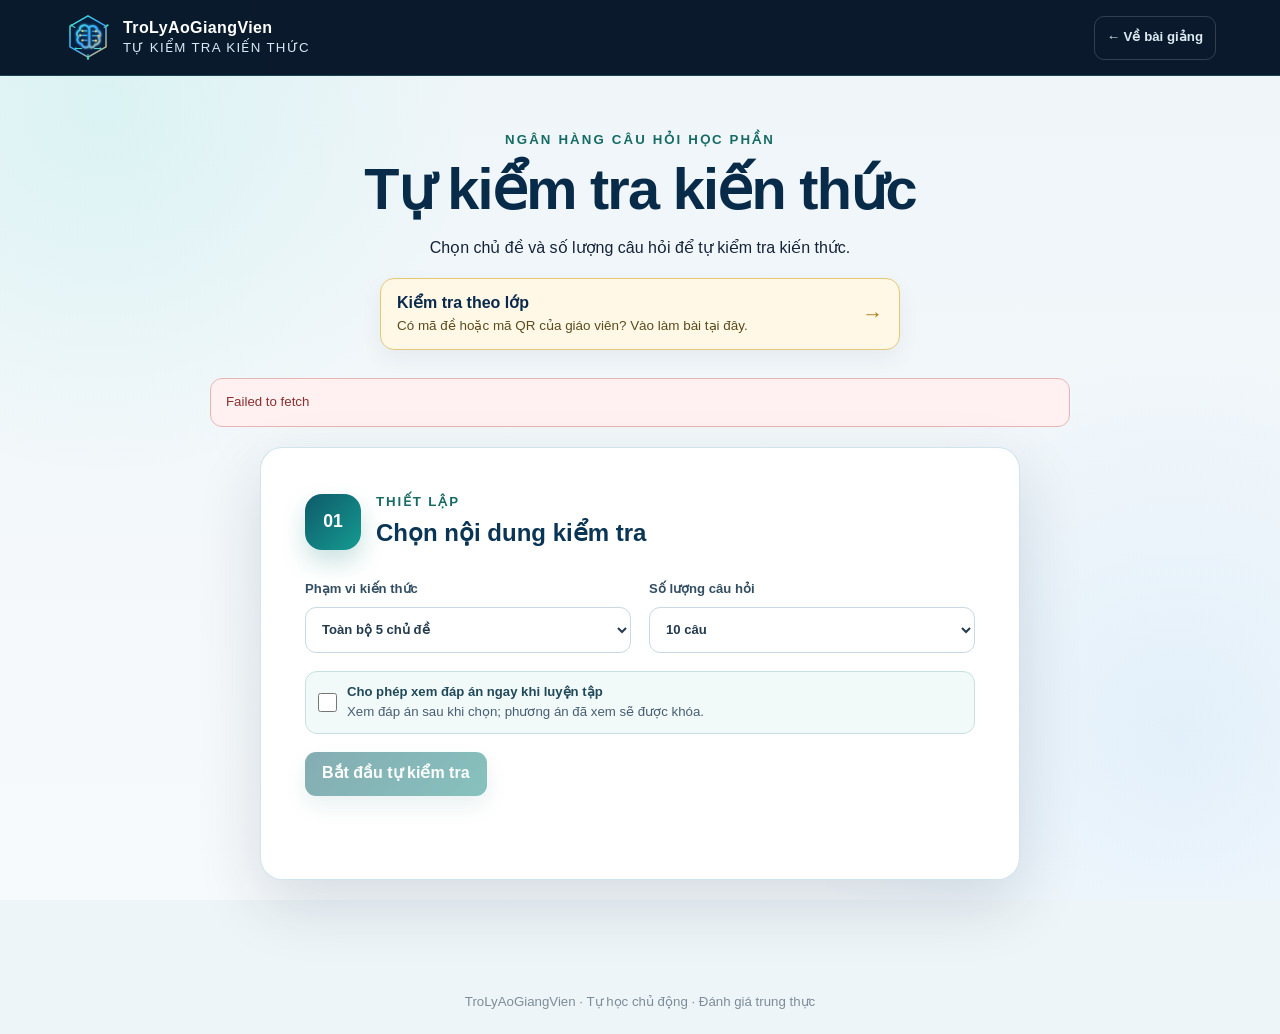
<file: quiz.html>
<!doctype html>
<html lang="vi">
<head>
  <meta charset="utf-8">
  <meta name="viewport" content="width=device-width, initial-scale=1, viewport-fit=cover">
  <meta name="description" content="Tự kiểm tra kiến thức học phần Công nghệ thông tin TroLyAoGiangVien.">
  <meta name="theme-color" content="#061b35">
  <meta property="og:type" content="website">
  <meta property="og:locale" content="vi_VN">
  <meta property="og:site_name" content="TroLyAoGiangVien">
  <meta property="og:title" content="Tự kiểm tra kiến thức · TroLyAoGiangVien">
  <meta property="og:description" content="Ôn tập và tự kiểm tra kiến thức theo 5 chủ đề Công nghệ thông tin.">
  <meta property="og:url" content="https://ccongpho-dotcom.github.io/TroLyAoGiangVien/quiz.html">
  <meta property="og:image" content="https://ccongpho-dotcom.github.io/TroLyAoGiangVien/assets/bmth-share.png?v=20261121">
  <meta property="og:image:alt" content="Biểu trưng học phần Công nghệ thông tin trên nền xanh">
  <title>Tự kiểm tra kiến thức | TroLyAoGiangVien</title>
  <link rel="icon" type="image/svg+xml" href="assets/ai-digital-logo.svg">
  <link rel="stylesheet" href="assets/quiz.css?v=20261122-kt2">
</head>
<body class="quiz-page">
  <header class="quiz-topbar">
    <a class="quiz-brand" href="index.html">
      <img src="assets/ai-digital-logo.svg" alt="" width="48" height="48">
      <span><strong>TroLyAoGiangVien</strong><small>TỰ KIỂM TRA KIẾN THỨC</small></span>
    </a>
    <a class="back-link" href="index.html">← Về bài giảng</a>
  </header>

  <main class="quiz-main">
    <section class="quiz-intro" aria-labelledby="quiz-title">
      <p class="quiz-eyebrow">NGÂN HÀNG CÂU HỎI HỌC PHẦN</p>
      <h1 id="quiz-title">Tự kiểm tra kiến thức</h1>
      <p>Chọn chủ đề và số lượng câu hỏi để tự kiểm tra kiến thức.</p>
      <a class="class-exam-link" href="kiemtra.html"><span><b>Kiểm tra theo lớp</b><small>Có mã đề hoặc mã QR của giáo viên? Vào làm bài tại đây.</small></span><span aria-hidden="true">→</span></a>
    </section>

    <div id="quiz-alert" class="quiz-alert" role="status" aria-live="polite" hidden></div>

    <section id="quiz-setup" class="quiz-card setup-card" aria-labelledby="setup-title">
      <div class="card-heading">
        <span class="card-step">01</span>
        <div><p>THIẾT LẬP</p><h2 id="setup-title">Chọn nội dung kiểm tra</h2></div>
      </div>
      <div id="quiz-draft" class="quiz-draft" hidden>
        <p id="quiz-draft-label"></p>
        <button id="resume-quiz" type="button" class="quiz-secondary">Làm tiếp bài đang dở</button>
      </div>
      <form id="quiz-setup-form" class="setup-form">
        <label>
          <span>Phạm vi kiến thức</span>
          <select id="quiz-topic" required>
            <option value="all">Toàn bộ 5 chủ đề</option>
          </select>
        </label>
        <label>
          <span>Số lượng câu hỏi</span>
          <select id="quiz-count" required>
            <option value="5">5 câu</option>
            <option value="10" selected>10 câu</option>
            <option value="15">15 câu</option>
            <option value="20">20 câu</option>
          </select>
        </label>
        <label class="quiz-practice">
          <input id="quiz-practice" type="checkbox" aria-describedby="quiz-practice-note">
          <span>Cho phép xem đáp án ngay khi luyện tập
            <small id="quiz-practice-note">Xem đáp án sau khi chọn; phương án đã xem sẽ được khóa.</small>
          </span>
        </label>
        <button id="start-quiz" class="quiz-primary" type="submit">Bắt đầu tự kiểm tra</button>
      </form>
      <p id="question-availability" class="availability" aria-live="polite"></p>
    </section>

    <section id="quiz-session" class="quiz-card session-card" aria-labelledby="question-title" hidden>
      <div class="session-head">
        <div>
          <span id="session-scope" class="session-scope">Toàn bộ học phần</span>
          <strong id="session-progress-text">Câu 1/10</strong>
        </div>
        <button id="exit-quiz" class="text-button" type="button">Lưu và thoát</button>
      </div>
      <div class="progress-track" aria-hidden="true"><span id="session-progress-bar"></span></div>
      <div class="question-wrap">
        <div id="question-number" class="question-number">CÂU 01</div>
        <h2 id="question-title" tabindex="-1"></h2>
        <div id="answer-options" class="answer-options" role="radiogroup" aria-label="Các phương án trả lời"></div>
        <button id="reveal-answer" class="quiz-secondary reveal-answer" type="button" aria-controls="instant-feedback" aria-expanded="false" hidden>Xem đáp án ngay</button>
        <div id="instant-feedback" class="instant-feedback" aria-live="polite" hidden></div>
      </div>
      <div class="session-actions">
        <button id="previous-question" class="quiz-secondary" type="button">← Câu trước</button>
        <div id="question-dots" class="question-dots" aria-label="Danh sách câu hỏi"></div>
        <button id="next-question" class="quiz-primary" type="button">Câu tiếp theo →</button>
        <button id="submit-quiz" class="quiz-submit" type="button" hidden>Nộp bài</button>
      </div>
    </section>

    <section id="quiz-result" class="quiz-card result-card" aria-labelledby="result-title" hidden>
      <div class="result-summary">
        <div id="score-ring" class="score-ring"><strong id="result-percent">0%</strong><span>Tỷ lệ trả lời đúng</span></div>
        <div>
          <p class="quiz-eyebrow">KẾT QUẢ TỰ KIỂM TRA</p>
          <h2 id="result-title" tabindex="-1">Kết quả bài làm</h2>
          <p id="result-message"></p>
          <div class="result-stats">
            <span>Đúng: <strong id="result-correct">0</strong> câu</span>
            <span>Sai: <strong id="result-incorrect">0</strong> câu</span>
          </div>
        </div>
      </div>
      <div class="result-actions">
        <button id="toggle-review" class="quiz-secondary" type="button" aria-controls="result-review" aria-expanded="false">Xem đáp án và giải thích</button>
        <button id="retry-quiz" class="quiz-primary" type="button">Làm bộ câu hỏi khác</button>
        <a class="quiz-secondary" href="index.html">Về bài giảng</a>
      </div>
      <div id="result-review" class="result-review" hidden></div>
    </section>
  </main>

  <footer class="quiz-footer">TroLyAoGiangVien · Tự học chủ động · Đánh giá trung thực</footer>
  <script src="config.js?v=20261121-fix3"></script>
  <script src="data/topics.js?v=20261121-fix2"></script>
  <script src="assets/quiz.js?v=20261121-fix1"></script>
</body>
</html>
</file>
<file: assets/styles.css>
:root {
  --navy-950: #031326;
  --navy-900: #061b35;
  --navy-800: #0a294c;
  --navy-700: #103a65;
  --cyan: #32d9ca;
  --blue: #3a9ff4;
  --gold: #f1c15d;
  --ink: #152339;
  --muted: #627188;
  --line: #dce6ef;
  --surface: #f4f8fb;
  --white: #fff;
  --shadow: 0 24px 60px rgba(8, 35, 66, .14);
  --radius: 22px;
  --font-sans: "Segoe UI Variable Text", "Segoe UI", Roboto, Arial, sans-serif;
  --font-display: "Segoe UI Variable Display", "Segoe UI", Roboto, Arial, sans-serif;
}

* { box-sizing: border-box; }
html { scroll-behavior: smooth; }
body {
  margin: 0;
  min-width: 320px;
  isolation: isolate;
  color: var(--ink);
  background: var(--surface);
  font-family: var(--font-sans);
  line-height: 1.55;
}
body::before {
  content: "";
  position: fixed;
  inset: 0;
  z-index: 0;
  pointer-events: none;
  background:
    radial-gradient(circle at 12% 24%, rgba(50, 217, 202, .09), transparent 26%),
    radial-gradient(circle at 88% 68%, rgba(58, 159, 244, .08), transparent 28%);
  animation: pageGlow 14s ease-in-out infinite alternate;
}
main, .site-footer { position: relative; z-index: 1; }
button, textarea { font: inherit; }
button, a { -webkit-tap-highlight-color: transparent; }
a { color: inherit; }
.sr-only { position: absolute; width: 1px; height: 1px; padding: 0; margin: -1px; overflow: hidden; clip: rect(0, 0, 0, 0); white-space: nowrap; border: 0; }
.reading-progress { position: fixed; z-index: 180; top: 0; left: 0; width: 100%; height: 3px; pointer-events: none; background: rgba(255,255,255,.04); }
.reading-progress span { display: block; width: 100%; height: 100%; transform: scaleX(0); transform-origin: left; background: linear-gradient(90deg, var(--cyan), var(--blue), var(--gold)); box-shadow: 0 0 12px rgba(50, 217, 202, .65); will-change: transform; }

.site-header {
  position: sticky;
  top: 0;
  z-index: 50;
  min-height: 86px;
  padding: 12px clamp(18px, 4vw, 68px);
  display: grid;
  grid-template-columns: minmax(250px, 1fr) auto minmax(52px, 1fr);
  align-items: center;
  gap: 24px;
  color: var(--white);
  background: rgba(3, 19, 38, .95);
  border-bottom: 1px solid rgba(88, 205, 221, .22);
  backdrop-filter: blur(18px);
  transition: min-height .25s ease, background .25s ease, box-shadow .25s ease, border-color .25s ease;
}
.site-header.is-scrolled { background: rgba(3, 19, 38, .985); border-color: rgba(88, 205, 221, .35); box-shadow: 0 10px 34px rgba(0, 14, 29, .28); }
.brand { display: inline-flex; align-items: center; gap: 12px; text-decoration: none; width: fit-content; }
.brand img { width: 58px; height: 58px; }
.brand-copy { display: grid; line-height: 1.12; }
.brand-copy strong { letter-spacing: .025em; font-size: 1.22rem; color: #fff; }
.brand-copy small { margin-top: 5px; letter-spacing: .08em; color: #a9c6dc; font-size: .7rem; }
.slogan { margin: 0; color: #f7d783; letter-spacing: .105em; text-align: center; font-size: clamp(.72rem, 1vw, .91rem); font-weight: 800; }
.header-tools { justify-self: end; display: flex; align-items: center; gap: 9px; }
.quiz-shortcut { display: inline-flex; align-items: center; gap: 7px; min-height: 42px; padding: 0 14px; border: 1px solid rgba(78, 224, 211, .34); border-radius: 12px; color: #d9f8f4; background: rgba(31, 159, 154, .13); text-decoration: none; font-size: .76rem; font-weight: 800; white-space: nowrap; transition: transform .2s ease, background .2s ease, border-color .2s ease; }
.quiz-shortcut:hover { transform: translateY(-2px); border-color: rgba(78, 224, 211, .62); background: rgba(31, 159, 154, .24); }
.quiz-shortcut span { color: var(--gold); }
.menu-button { display: none; justify-self: end; width: 44px; height: 44px; border: 1px solid rgba(255,255,255,.2); border-radius: 12px; background: transparent; }
.menu-button span { display: block; width: 21px; height: 2px; margin: 4px auto; background: #fff; }
.view-mode-toggle { display: none; align-items: center; justify-content: center; gap: 7px; min-height: 40px; padding: 0 11px; border: 1px solid rgba(255,255,255,.22); border-radius: 11px; color: #d9f5f2; background: rgba(255,255,255,.06); font-size: .72rem; font-weight: 800; cursor: pointer; }
.view-mode-toggle svg { width: 17px; fill: none; stroke: currentColor; stroke-width: 1.7; stroke-linecap: round; stroke-linejoin: round; }
.view-mode-toggle:hover { color: #fff; border-color: rgba(88, 225, 213, .52); background: rgba(47, 190, 181, .13); }

.hero {
  position: relative;
  min-height: 555px;
  padding: 82px clamp(24px, 7vw, 110px);
  display: grid;
  grid-template-columns: minmax(0, 1.08fr) minmax(340px, .92fr);
  grid-template-areas:
    "heading heading"
    "copy visual";
  align-items: center;
  column-gap: 50px;
  row-gap: 24px;
  color: #fff;
  overflow: hidden;
  background:
    radial-gradient(circle at 80% 30%, rgba(29, 169, 223, .23), transparent 31%),
    linear-gradient(120deg, rgba(6, 27, 53, .98), rgba(6, 36, 70, .95)),
    repeating-linear-gradient(0deg, transparent 0 39px, rgba(70, 209, 209, .08) 40px),
    repeating-linear-gradient(90deg, transparent 0 39px, rgba(70, 209, 209, .08) 40px);
}
.hero::before { content: ""; position: absolute; inset: 0; opacity: .36; background-image: linear-gradient(90deg, transparent 49.8%, rgba(72, 222, 213, .14) 50%, transparent 50.2%), linear-gradient(transparent 49.8%, rgba(72, 222, 213, .1) 50%, transparent 50.2%); background-size: 160px 160px; animation: gridDrift 20s linear infinite; }
.hero::after { content: ""; position: absolute; width: 520px; height: 520px; right: -130px; top: -190px; border-radius: 50%; opacity: .42; background: radial-gradient(circle, rgba(50, 217, 202, .26), transparent 68%); filter: blur(12px); animation: heroGlow 8s ease-in-out infinite alternate; pointer-events: none; }
.network-canvas { position: absolute; inset: 0; z-index: 0; width: 100%; height: 100%; opacity: .72; pointer-events: none; }
.hero-heading, .hero-copy, .hero-visual { position: relative; z-index: 2; }
.hero-heading { grid-area: heading; align-self: end; }
.hero-copy { grid-area: copy; align-self: start; }
.hero-visual { grid-area: visual; }
.eyebrow { margin: 0 0 14px; color: var(--cyan); font-size: .82rem; font-weight: 800; letter-spacing: .2em; }
.hero h1 { margin: 0; max-width: none; font-family: var(--font-display); font-size: clamp(2.05rem, 3.4vw, 4.4rem); font-weight: 800; line-height: 1.08; letter-spacing: -.035em; white-space: nowrap; }
.hero h1 .title-main { color: #fff; }
.hero h1 .title-accent { color: transparent; background: linear-gradient(90deg, #9bf0ea 0%, #78ded6 42%, #f5d17c 100%); background-clip: text; -webkit-background-clip: text; }
.hero-lead { max-width: 660px; margin: 0 0 32px; color: #bed0df; font-size: clamp(1rem, 1.35vw, 1.18rem); }
.hero-actions { display: flex; align-items: center; flex-wrap: wrap; gap: 12px; }
.primary-button { position: relative; overflow: hidden; display: inline-flex; align-items: center; gap: 18px; padding: 14px 20px; border: 1px solid rgba(76, 226, 212, .55); border-radius: 12px; color: #fff; background: rgba(23, 106, 131, .27); text-decoration: none; font-weight: 700; box-shadow: inset 0 0 20px rgba(60, 219, 207, .08); transition: transform .25s ease, background .25s ease, box-shadow .25s ease; }
.primary-button::before { content: ""; position: absolute; top: -80%; left: -30%; width: 22%; height: 260%; transform: rotate(24deg); background: linear-gradient(90deg, transparent, rgba(255,255,255,.32), transparent); animation: buttonShine 4.8s ease-in-out infinite; }
.primary-button:hover { transform: translateY(-3px); background: rgba(28, 143, 155, .42); box-shadow: 0 12px 30px rgba(19, 194, 185, .15), inset 0 0 20px rgba(60, 219, 207, .1); }
.primary-button span { color: var(--gold); font-size: 1.3rem; }
.secondary-button { display: inline-flex; align-items: center; gap: 14px; padding: 14px 20px; border: 1px solid rgba(241, 193, 93, .42); border-radius: 12px; color: #f7e4ac; background: rgba(113, 77, 17, .16); text-decoration: none; font-weight: 750; transition: transform .25s ease, background .25s ease, border-color .25s ease; }
.secondary-button:hover { transform: translateY(-3px); border-color: rgba(241, 193, 93, .72); background: rgba(143, 99, 25, .28); }
.secondary-button span { color: var(--cyan); font-size: 1.15rem; }

.hero-visual { --parallax-x: 0px; --parallax-y: 0px; min-height: 350px; display: grid; place-items: center; transform: translate3d(var(--parallax-x), var(--parallax-y), 0); transition: transform .35s ease-out; will-change: transform; }
.digital-core { position: relative; width: 190px; height: 190px; display: grid; place-items: center; border-radius: 42px; background: linear-gradient(145deg, rgba(21, 87, 125, .8), rgba(5, 28, 55, .88)); border: 1px solid rgba(83, 235, 218, .42); box-shadow: 0 0 70px rgba(49, 192, 209, .25), inset 0 0 40px rgba(70, 212, 214, .12); transform: rotate(5deg); animation: coreFloat 5.2s ease-in-out infinite, corePulse 3.6s ease-in-out infinite alternate; }
.digital-core::before { content: ""; position: absolute; inset: -15px; border: 1px solid rgba(85, 232, 221, .2); border-radius: 52px; animation: coreRing 3.6s ease-out infinite; }
.digital-core::after { content: ""; position: absolute; left: 20px; right: 20px; top: 25%; height: 1px; opacity: 0; background: linear-gradient(90deg, transparent, rgba(108, 241, 229, .9), transparent); box-shadow: 0 0 12px rgba(82, 232, 221, .8); animation: coreScan 3.8s ease-in-out infinite; }
.digital-core img { position: relative; z-index: 1; width: 145px; filter: drop-shadow(0 0 18px rgba(72, 219, 211, .35)); transform: rotate(-5deg); animation: logoBreathe 3.2s ease-in-out infinite; }
.orbit { position: absolute; border: 1px solid rgba(90, 221, 219, .32); border-radius: 50%; }
.orbit::before, .orbit::after { content: ""; position: absolute; width: 10px; height: 10px; border-radius: 50%; background: var(--gold); box-shadow: 0 0 12px var(--gold); animation: nodePulse 1.8s ease-in-out infinite alternate; }
.orbit::after { top: 50%; left: -5px; }
.orbit::before { right: 11%; bottom: 12%; width: 7px; height: 7px; background: var(--cyan); box-shadow: 0 0 12px var(--cyan); animation-delay: -.9s; }
.orbit-one { width: 310px; height: 310px; animation: spin 16s linear infinite; }
.orbit-two { width: 395px; height: 250px; border-style: dashed; animation: spin-reverse 22s linear infinite; }
.data-pill { position: absolute; padding: 8px 13px; border: 1px solid rgba(83, 229, 216, .3); border-radius: 999px; color: #a7f3eb; background: rgba(4, 28, 52, .86); font-size: .7rem; letter-spacing: .16em; font-weight: 800; box-shadow: 0 8px 24px rgba(0,0,0,.2); animation: pillFloat 4.6s ease-in-out infinite; }
.pill-one { top: 22%; right: 11%; animation-name: pillDriftOne; }
.pill-two { bottom: 22%; left: 5%; animation-name: pillDriftTwo; animation-delay: -1.6s; }
.pill-three { bottom: 10%; right: 16%; animation-name: pillDriftThree; animation-delay: -3.1s; }
@keyframes spin { to { transform: rotate(360deg); } }
@keyframes spin-reverse { to { transform: rotate(-360deg); } }
@keyframes coreFloat { 0%, 100% { transform: translateY(0) rotate(5deg); } 50% { transform: translateY(-12px) rotate(2deg); } }
@keyframes corePulse { to { box-shadow: 0 0 95px rgba(49, 192, 209, .42), inset 0 0 48px rgba(70, 212, 214, .2); border-color: rgba(106, 240, 227, .68); } }
@keyframes coreRing { 0% { opacity: 0; transform: scale(.92); } 35% { opacity: .7; } 100% { opacity: 0; transform: scale(1.17); } }
@keyframes coreScan { 0%, 15% { top: 22%; opacity: 0; } 28% { opacity: .8; } 72% { opacity: .7; } 88%, 100% { top: 78%; opacity: 0; } }
@keyframes logoBreathe { 0%, 100% { transform: rotate(-5deg) scale(1); filter: drop-shadow(0 0 16px rgba(72, 219, 211, .32)); } 50% { transform: rotate(-2deg) scale(1.045); filter: drop-shadow(0 0 28px rgba(89, 225, 226, .62)); } }
@keyframes nodePulse { to { transform: scale(1.35); opacity: .62; } }
@keyframes pageGlow { to { transform: scale(1.06) translate3d(1.5%, -1%, 0); } }
@keyframes gridDrift { to { background-position: 160px 80px; } }
@keyframes heroGlow { to { transform: translate3d(-110px, 80px, 0) scale(1.16); opacity: .66; } }
@keyframes pillDriftOne { 0%, 100% { transform: translate3d(0, 0, 0); } 50% { transform: translate3d(8px, -10px, 0); } }
@keyframes pillDriftTwo { 0%, 100% { transform: translate3d(0, 0, 0); } 50% { transform: translate3d(-8px, -8px, 0); } }
@keyframes pillDriftThree { 0%, 100% { transform: translate3d(0, 0, 0); } 50% { transform: translate3d(10px, 7px, 0); } }
@keyframes buttonShine { 0%, 68% { left: -30%; opacity: 0; } 76% { opacity: 1; } 94%, 100% { left: 120%; opacity: 0; } }

.course-shell { width: min(1440px, calc(100% - 40px)); margin: -34px auto 70px; position: relative; z-index: 3; display: grid; grid-template-columns: 345px minmax(0, 1fr); min-height: 690px; background: #fff; border: 1px solid rgba(166, 204, 218, .42); border-radius: var(--radius); box-shadow: var(--shadow); overflow: hidden; transition: box-shadow .35s ease, transform .35s ease; }
.course-shell:hover { box-shadow: 0 30px 78px rgba(8, 35, 66, .18); }
.topic-sidebar { position: relative; overflow: hidden; padding: 34px 24px 26px; color: #fff; background: linear-gradient(155deg, #0a3158, #061c36 70%); }
.topic-sidebar::before { content: ""; position: absolute; width: 280px; height: 280px; right: -170px; top: 22%; border-radius: 50%; background: radial-gradient(circle, rgba(50, 217, 202, .22), transparent 68%); animation: sidebarGlow 7s ease-in-out infinite alternate; pointer-events: none; }
.topic-sidebar > * { position: relative; z-index: 1; }
@keyframes sidebarGlow { to { transform: translate3d(-48px, 70px, 0) scale(1.2); } }
.sidebar-heading { display: flex; align-items: center; gap: 15px; padding: 0 8px 24px; border-bottom: 1px solid rgba(255,255,255,.14); }
.section-number { font-family: var(--font-display); font-size: 3.35rem; font-weight: 700; line-height: 1; color: var(--gold); }
.sidebar-heading p { margin: 0 0 3px; color: #77d9d4; font-size: .68rem; font-weight: 800; letter-spacing: .15em; }
.sidebar-heading h2 { margin: 0; font-size: 1.4rem; }
.topic-nav { display: grid; gap: 8px; margin-top: 20px; }
.topic-button { width: 100%; display: grid; grid-template-columns: 38px 1fr 20px; align-items: center; gap: 10px; padding: 15px 12px; color: #c5d7e5; background: transparent; border: 1px solid transparent; border-radius: 13px; text-align: left; cursor: pointer; transition: color .22s ease, background .22s ease, border-color .22s ease, transform .22s ease, box-shadow .22s ease; }
.topic-button:hover { color: #fff; background: rgba(255,255,255,.075); transform: translateX(4px); }
.topic-button.active { color: #fff; border-color: rgba(67, 219, 205, .38); background: linear-gradient(90deg, rgba(45, 180, 173, .24), rgba(255,255,255,.06)); box-shadow: inset 3px 0 0 var(--cyan), 0 8px 24px rgba(0,0,0,.1); }
.topic-button .topic-number { color: var(--gold); font-size: .8rem; font-weight: 800; }
.topic-button .topic-name { line-height: 1.28; font-size: .92rem; font-weight: 650; }
.topic-button .topic-arrow { color: #60cbc6; font-size: 1.2rem; transition: transform .22s ease, color .22s ease; }
.topic-button:hover .topic-arrow, .topic-button.active .topic-arrow { color: #fff; transform: translateX(3px); }
.sidebar-note { margin-top: 28px; padding: 15px; display: flex; gap: 10px; border-radius: 14px; color: #9fb9cb; background: rgba(0,0,0,.13); font-size: .76rem; }
.sidebar-note span { color: var(--gold); }
.sidebar-note p { margin: 0; }

.lesson-panel { padding: clamp(30px, 5vw, 66px); min-width: 0; background: radial-gradient(circle at 100% 0, rgba(42, 204, 196, .08), transparent 30%), #fff; }
.lesson-kicker { display: flex; align-items: center; justify-content: center; gap: 12px; color: #2e8f8a; font-size: .78rem; font-weight: 800; letter-spacing: .12em; }
.lesson-kicker::before, .lesson-kicker::after { content: ""; width: 28px; height: 2px; background: var(--gold); }
.lesson-title, .lesson-description { text-align: center; text-wrap: balance; overflow-wrap: anywhere; }
.lesson-title {
  margin: 14px 0 12px;
  color: #0a294b;
  font-family: var(--font-display);
  font-size: clamp(1.85rem, .75rem + 2.55vw, 3.15rem);
  font-weight: 750;
  line-height: 1.16;
  letter-spacing: -.025em;
}
.lesson-description { margin: 0; color: var(--muted); font-size: clamp(1rem, .95rem + .3vw, 1.1rem); line-height: 1.65; }
.lesson-summary { position: relative; overflow: hidden; margin: 24px 0 30px; padding: 22px 24px; border: 1px solid #d5e8ec; border-radius: 16px; background: linear-gradient(135deg, #f4fbfb, #f8fafc); }
.lesson-summary::after { content: ""; position: absolute; width: 180px; height: 180px; right: -90px; top: -100px; border-radius: 50%; background: radial-gradient(circle, rgba(50, 217, 202, .2), transparent 70%); animation: summaryGlow 6s ease-in-out infinite alternate; pointer-events: none; }
.lesson-summary > * { position: relative; z-index: 1; }
@keyframes summaryGlow { to { transform: translate3d(-52px, 52px, 0) scale(1.2); } }
.summary-heading { display: flex; align-items: center; justify-content: space-between; gap: 14px; margin-bottom: 10px; }
.summary-heading h3 { margin: 0; color: #0e385d; font-size: 1.05rem; letter-spacing: .025em; }
.summary-badge { flex: 0 0 auto; padding: 6px 10px; border-radius: 999px; color: #1c706d; background: #dff4f2; font-size: .7rem; font-weight: 800; }
.lesson-summary > p { margin: 0; color: #4c6073; text-wrap: pretty; }
.summary-media-grid { margin-top: 18px; display: grid; grid-template-columns: repeat(auto-fit, minmax(280px, 1fr)); gap: 14px; }
.media-card { min-width: 0; padding: 14px; border: 1px solid #d7e5eb; border-radius: 14px; background: #fff; box-shadow: 0 8px 22px rgba(15, 52, 78, .055); }
.media-label { display: flex; align-items: center; gap: 8px; margin-bottom: 10px; color: #174c6b; font-size: .8rem; font-weight: 800; }
.media-label span { width: 24px; height: 24px; display: grid; place-items: center; border-radius: 50%; color: #fff; background: #168f86; font-size: .72rem; }
.media-card video { display: block; width: 100%; max-height: 440px; border-radius: 10px; background: #031326; }
.media-card audio { display: block; width: 100%; }
.media-empty { margin-top: 16px; padding: 13px 15px; display: flex; align-items: center; gap: 9px; border: 1px dashed #bfd8df; border-radius: 12px; color: #678090; background: rgba(255,255,255,.7); font-size: .8rem; }
.media-empty span { color: #168f86; font-size: 1.1rem; font-weight: 900; }
.topic-quiz-card { margin: -10px 0 30px; padding: 17px 18px; display: flex; align-items: center; justify-content: space-between; gap: 18px; border: 1px solid #cde5e5; border-radius: 15px; background: linear-gradient(135deg, #effaf9, #f8fbfd); box-shadow: 0 10px 26px rgba(22, 98, 103, .07); }
.topic-quiz-card > div { display: flex; align-items: center; gap: 13px; min-width: 0; }
.topic-quiz-icon { width: 42px; height: 42px; flex: 0 0 42px; display: grid; place-items: center; border-radius: 13px; color: #fff; background: linear-gradient(135deg, #137c78, #19a99f); font-size: 1.2rem; font-weight: 900; box-shadow: 0 8px 18px rgba(16, 132, 126, .22); }
.topic-quiz-card h3 { margin: 0 0 3px; color: #0d3c5b; font-size: .98rem; }
.topic-quiz-card > a { flex: 0 0 auto; display: inline-flex; align-items: center; gap: 9px; padding: 10px 14px; border-radius: 10px; color: #fff; background: #0e716e; text-decoration: none; font-size: .8rem; font-weight: 800; }
.topic-quiz-card > a:hover { background: #095d5b; }
.objectives { margin: 0 0 32px; padding: 22px 24px; border: 1px solid #dce9ee; border-left: 4px solid var(--cyan); border-radius: 14px; background: #f7fbfc; }
.objectives h3, .content-section h3, .key-points h3 { margin: 0 0 13px; color: #0e385d; font-size: 1rem; letter-spacing: .025em; }
.objectives ul { margin: 0; padding: 0; display: grid; gap: 9px; list-style: none; }
.objectives li { position: relative; padding-left: 26px; color: #40536a; }
.objectives li::before { content: "✓"; position: absolute; left: 0; color: #168f86; font-weight: 900; }
.content-grid { display: grid; grid-template-columns: repeat(3, 1fr); gap: 16px; }
.content-section { padding: 21px; border: 1px solid var(--line); border-radius: 16px; background: #fff; box-shadow: 0 8px 22px rgba(15, 52, 78, .055); transition: transform .25s ease, border-color .25s ease, box-shadow .25s ease; }
.content-section:hover { transform: translateY(-5px); border-color: #bcdcdf; box-shadow: 0 16px 34px rgba(15, 52, 78, .1); }
.content-section h3 { min-height: 48px; }
.content-section p { margin: 0; color: #5e6d80; font-size: .92rem; }
.key-points { margin-top: 27px; }
.key-list { display: grid; grid-template-columns: repeat(3, 1fr); gap: 10px; }
.key-item { display: flex; align-items: center; gap: 10px; padding: 13px; border-radius: 12px; color: #143b58; background: linear-gradient(135deg, #edf9f8, #f7fafc); font-size: .84rem; font-weight: 700; transition: transform .23s ease, box-shadow .23s ease; }
.key-item:hover { transform: translateY(-3px); box-shadow: 0 10px 24px rgba(25, 100, 111, .1); }
.key-item span { width: 25px; height: 25px; flex: 0 0 25px; display: grid; place-items: center; border-radius: 50%; color: #fff; background: #168f86; font-size: .72rem; }

.motion-ready .reveal-target { opacity: 0; transform: translateY(26px); transition: opacity .72s ease var(--reveal-delay, 0ms), transform .72s cubic-bezier(.2,.72,.2,1) var(--reveal-delay, 0ms); }
.motion-ready .reveal-target.is-visible { opacity: 1; transform: translateY(0); }
.lesson-panel.lesson-enter > * { animation: lessonEnter .55s cubic-bezier(.2,.72,.2,1) both; }
.lesson-panel.lesson-enter > :nth-child(2) { animation-delay: 45ms; }
.lesson-panel.lesson-enter > :nth-child(3) { animation-delay: 90ms; }
.lesson-panel.lesson-enter > :nth-child(4) { animation-delay: 135ms; }
.lesson-panel.lesson-enter > :nth-child(5) { animation-delay: 180ms; }
.lesson-panel.lesson-enter > :nth-child(6) { animation-delay: 225ms; }
.lesson-panel.lesson-enter > :nth-child(7) { animation-delay: 270ms; }
@keyframes lessonEnter { from { opacity: 0; transform: translateY(16px); } to { opacity: 1; transform: translateY(0); } }

.site-footer { padding: 24px clamp(22px, 5vw, 74px) 96px; display: flex; justify-content: space-between; align-items: center; gap: 20px; color: #8492a3; font-size: .8rem; }
.site-footer div { display: grid; gap: 3px; }
.site-footer strong { color: #123b5e; letter-spacing: .12em; }
.site-footer p { margin: 0; }

.chat-launcher { position: fixed; z-index: 90; right: 24px; bottom: 24px; height: 60px; padding: 0 20px 0 15px; display: flex; align-items: center; gap: 10px; border: 1px solid rgba(67, 220, 207, .45); border-radius: 999px; color: #fff; background: linear-gradient(135deg, #0b365f, #0d726f); box-shadow: 0 12px 35px rgba(3, 32, 61, .35); cursor: pointer; animation: chatFloat 4s ease-in-out infinite; transition: transform .22s ease, box-shadow .22s ease; }
.chat-launcher:hover { transform: translateY(-4px) scale(1.02); box-shadow: 0 18px 42px rgba(3, 32, 61, .42); animation-play-state: paused; }
.chat-launcher svg { width: 29px; fill: none; stroke: #fff; stroke-width: 1.7; }
.chat-launcher svg circle { fill: var(--gold); stroke: none; }
.chat-label { font-size: .85rem; font-weight: 800; }
.chat-pulse { position: absolute; inset: -5px; border: 1px solid rgba(57, 216, 202, .5); border-radius: inherit; opacity: 0; animation: pulse 2.3s ease-out 3; }
/* Nút trợ lý chỉ gợi chú ý vài lần khi vào trang, sau đó đứng yên. */
.chat-launcher { animation-iteration-count: 2; }
@keyframes pulse { 0% { opacity: .9; transform: scale(.95); } 75%,100% { opacity: 0; transform: scale(1.14); } }
@keyframes chatFloat { 0%, 100% { translate: 0 0; } 50% { translate: 0 -5px; } }

.chat-panel { position: fixed; z-index: 100; right: 24px; bottom: 96px; width: min(400px, calc(100vw - 32px)); height: min(620px, calc(100vh - 130px)); display: grid; grid-template-rows: auto 1fr auto auto auto; visibility: hidden; opacity: 0; transform: translateY(16px) scale(.97); transform-origin: bottom right; border: 1px solid rgba(42, 132, 144, .27); border-radius: 22px; overflow: hidden; background: #fff; box-shadow: 0 28px 75px rgba(3, 25, 48, .3); transition: .22s ease; }
.chat-panel.open { visibility: visible; opacity: 1; transform: translateY(0) scale(1); animation: chatOpen .35s cubic-bezier(.2,.9,.25,1.15); }
@keyframes chatOpen { from { opacity: 0; transform: translateY(18px) scale(.95); } }
.chat-header { min-height: 75px; padding: 13px 10px 13px 14px; display: grid; grid-template-columns: 46px 1fr auto; align-items: center; gap: 11px; color: #fff; background: linear-gradient(120deg, #071e39, #0b5270); }
.chat-avatar { width: 45px; height: 45px; display: grid; place-items: center; border-radius: 13px; background: rgba(255,255,255,.08); }
.chat-avatar img { width: 39px; }
.chat-header strong { display: block; font-size: .92rem; }
.chat-status { display: flex; align-items: center; gap: 6px; margin-top: 3px; color: #add6df; font-size: .69rem; }
.chat-status::before { content: ""; width: 7px; height: 7px; flex: 0 0 auto; border-radius: 50%; background: #5bf0a5; box-shadow: 0 0 8px #5bf0a5; }
.chat-status[data-state="busy"]::before { background: #ffd166; box-shadow: 0 0 8px #ffd166; animation: statusBlink .8s ease-in-out infinite alternate; }
.chat-status[data-state="error"]::before, .chat-status[data-state="offline"]::before { background: #ff7b7b; box-shadow: 0 0 8px #ff7b7b; }
.chat-header-actions { display: flex; align-items: center; }
.chat-header button { width: 34px; height: 36px; border: 0; border-radius: 9px; color: #c7dce8; background: transparent; font-size: 1.55rem; cursor: pointer; }
.chat-header button:hover { color: #fff; background: rgba(255,255,255,.09); }
.chat-header button:disabled { opacity: .42; cursor: wait; }
#chat-reset { font-size: 1.25rem; }
@keyframes statusBlink { to { opacity: .4; } }
.chat-messages { padding: 18px 14px; overflow-y: auto; background: linear-gradient(#f4f8fa, #fff); }
.message { display: flex; margin-bottom: 12px; }
.message.user { justify-content: flex-end; }
.message-bubble { max-width: 87%; padding: 11px 13px; border-radius: 15px 15px 15px 4px; color: #34495d; background: #eaf1f4; font-size: .86rem; white-space: pre-wrap; word-break: break-word; }
.message.user .message-bubble { color: #fff; background: #0d6e70; border-radius: 15px 15px 4px 15px; }
.message.typing .message-bubble::after { content: "●  ●  ●"; color: #229b97; letter-spacing: .1em; animation: fade 1s ease-in-out infinite alternate; }
.chat-quiz-actions { margin-top: 9px; white-space: normal; }
.chat-quiz-action { display: inline-flex; align-items: center; justify-content: center; box-sizing: border-box; min-height: 44px; max-width: 100%; padding: 8px 13px; border: 1px solid #085b5a; border-radius: 9px; color: #fff; background: #0b6664; font-size: max(13px, .84rem); font-weight: 700; line-height: 1.25; text-align: center; text-decoration: none; }
.chat-quiz-action:hover { color: #fff; background: #084f4e; text-decoration: underline; }
.chat-quiz-action:focus-visible { outline: 2px solid #17456d; outline-offset: 2px; }
@keyframes fade { to { opacity: .35; } }
.quick-prompts { padding: 8px 12px 5px; display: flex; gap: 7px; overflow-x: auto; border-top: 1px solid #edf1f4; }
.quick-prompts button { flex: 0 0 auto; padding: 6px 9px; border: 1px solid #cfe3e4; border-radius: 999px; color: #1e716e; background: #f7fbfb; font-size: .7rem; cursor: pointer; }
.chat-form { margin: 8px 12px 0; padding: 7px 7px 7px 12px; display: grid; grid-template-columns: 1fr 40px; align-items: end; gap: 6px; border: 1px solid #d9e3e8; border-radius: 15px; }
.chat-form textarea { max-height: 100px; resize: none; border: 0; outline: 0; color: #25394d; background: transparent; font-size: .85rem; }
.chat-form button { width: 38px; height: 38px; display: grid; place-items: center; border: 0; border-radius: 11px; background: #0c7270; cursor: pointer; }
.chat-form button:disabled { opacity: .5; cursor: wait; }
.chat-form svg { width: 22px; fill: #fff; }
.chat-disclaimer { margin: 6px 14px 10px; color: #97a4af; text-align: center; font-size: .63rem; }
.toast { position: fixed; z-index: 150; left: 50%; bottom: 28px; padding: 11px 16px; visibility: hidden; opacity: 0; transform: translate(-50%, 10px); border-radius: 10px; color: #fff; background: #23384b; box-shadow: 0 10px 25px rgba(0,0,0,.2); font-size: .8rem; transition: .2s ease; }
.toast.show { visibility: visible; opacity: 1; transform: translate(-50%, 0); }

.protected-content { -webkit-user-select: none; user-select: none; }

/* In bài giảng gọn gàng: chỉ giữ nội dung chủ đề đang xem. */
@media print {
  .site-header, .reading-progress, .hero, .chat-launcher, .chat-panel, .toast, .topic-quiz-card,   body { background: #fff !important; }
  .course-shell { margin: 0 !important; width: auto !important; border: 0 !important; box-shadow: none !important; }
  .lesson-panel { padding: 0 !important; }
  .content-section, .key-item, .objectives, .lesson-summary { break-inside: avoid; box-shadow: none !important; }
  * { animation: none !important; transition: none !important; }
  .reveal-target { opacity: 1 !important; transform: none !important; }
}

@media (prefers-reduced-motion: reduce) {
  *, *::before, *::after { scroll-behavior: auto !important; animation-duration: .01ms !important; animation-iteration-count: 1 !important; transition-duration: .01ms !important; }
  .motion-ready .reveal-target { opacity: 1 !important; transform: none !important; }
  .hero-visual { transform: none !important; }
}

@media (max-width: 980px) {
  .site-header { grid-template-columns: 1fr auto; min-height: 76px; }
  .slogan { grid-column: 1 / -1; grid-row: 2; padding-top: 8px; border-top: 1px solid rgba(255,255,255,.09); }
  .brand img { width: 48px; height: 48px; }
  .quiz-shortcut { min-height: 40px; padding: 0 11px; }
  .menu-button { display: block; }
  .hero { grid-template-columns: 1fr; grid-template-areas: "heading" "copy"; padding-top: 60px; padding-bottom: 105px; row-gap: 28px; }
  .hero h1 { font-size: clamp(2.2rem, 7.4vw, 4rem); line-height: 1.08; white-space: normal; text-wrap: balance; }
  .hero-visual { display: none; }
  .network-canvas { display: none; }
  .course-shell { grid-template-columns: 1fr; margin-top: -55px; }
  .topic-sidebar { padding-bottom: 20px; }
  .topic-nav { grid-template-columns: repeat(5, minmax(180px, 1fr)); overflow-x: auto; padding-bottom: 7px; }
  .topic-button { min-height: 78px; }
  .sidebar-note { display: none; }
}
@media (max-width: 760px) {
  .site-header { grid-template-columns: minmax(0, 1fr) auto; gap: 8px; padding: 10px max(14px, env(safe-area-inset-left)) 10px max(14px, env(safe-area-inset-right)); }
  .brand { gap: 8px; min-width: 0; }
  .brand img { width: 43px; height: 43px; }
  .brand-copy strong { font-size: 1rem; }
  .brand-copy small { font-size: .57rem; }
  .slogan { font-size: .6rem; letter-spacing: .06em; }
  .header-tools { gap: 6px; }
  .quiz-shortcut { width: 40px; padding: 0; justify-content: center; font-size: 0; }
  .quiz-shortcut span { font-size: .92rem; }
  .view-mode-toggle { display: inline-flex; }
  .menu-button { width: 40px; height: 40px; }
  .hero { min-height: 710px; grid-template-areas: "heading" "copy" "visual"; padding: 48px 20px 102px; row-gap: 22px; }
  .hero h1 { font-size: clamp(1.82rem, 8.6vw, 2.75rem); }
  .hero-lead { font-size: .96rem; }
  .hero-visual { display: grid; min-height: 270px; margin-top: -2px; }
  .digital-core { width: 132px; height: 132px; border-radius: 30px; }
  .digital-core img { width: 100px; }
  .digital-core::before { inset: -11px; border-radius: 38px; }
  .orbit-one { width: 218px; height: 218px; }
  .orbit-two { width: 282px; height: 180px; }
  .data-pill { padding: 6px 10px; font-size: .58rem; }
  .pill-one { top: 16%; right: 7%; }
  .pill-two { bottom: 20%; left: 2%; }
  .pill-three { bottom: 5%; right: 10%; }
  .course-shell { width: calc(100% - 20px); margin-bottom: 34px; border-radius: 17px; }
  .topic-sidebar { padding: 24px 16px 16px; }
  .topic-nav { grid-template-columns: repeat(5, minmax(158px, 76vw)); scroll-snap-type: x mandatory; scrollbar-width: thin; scrollbar-color: rgba(87, 218, 207, .45) transparent; }
  .topic-button { min-height: 72px; scroll-snap-align: start; }
  .section-number { font-size: 2.7rem; }
  .lesson-panel { padding: 31px 20px 40px; }
  .lesson-summary { padding: 19px 17px; }
  .topic-quiz-card { align-items: stretch; flex-direction: column; }
  .topic-quiz-card > a { justify-content: center; }
  .summary-heading { align-items: flex-start; }
  .summary-badge { font-size: .64rem; }
  .summary-media-grid { grid-template-columns: 1fr; }
  .content-grid, .key-list { grid-template-columns: 1fr; }
  .content-section h3 { min-height: auto; }
  .site-footer { padding: 18px 22px 100px; display: grid; }
  .chat-launcher { right: max(16px, env(safe-area-inset-right)); bottom: max(16px, env(safe-area-inset-bottom)); width: 58px; padding: 0; justify-content: center; }
  .chat-label { display: none; }
  .chat-panel { right: max(8px, env(safe-area-inset-right)); bottom: max(82px, calc(70px + env(safe-area-inset-bottom))); width: calc(100vw - 16px); height: min(650px, calc(100dvh - 94px)); }
}

html.overview-mode .view-mode-toggle {
  position: fixed;
  z-index: 110;
  left: 20px;
  bottom: 20px;
  display: inline-flex;
  min-height: 46px;
  padding: 0 15px;
  color: #fff;
  border-color: rgba(90, 226, 214, .55);
  background: linear-gradient(135deg, #0b365f, #0d726f);
  box-shadow: 0 12px 32px rgba(3, 32, 61, .32);
}

/* Course navigation lives in the sticky site header, outside the lesson. */
:root { --header-height: 145px; --muted: #495d72; }
[hidden] { display: none !important; }
:where(button, a, select, summary, [tabindex]):focus-visible {
  outline: 3px solid #147aab;
  outline-offset: 3px;
}
.site-header :focus-visible, .chat-header :focus-visible { outline-color: #f7d783; }
.site-header { gap: 9px 22px; padding-bottom: 8px; }
.brand-copy small, .slogan, .quiz-shortcut, .view-mode-toggle { font-size: max(13px, .82rem); }
.brand-copy small { color: #d4e5f2; }
.topic-menu {
  position: relative;
  grid-column: 1 / -1;
  min-width: 0;
  width: 100%;
  max-width: 1380px;
  justify-self: center;
  padding-inline: 48px;
}
.topic-menu-rail { min-width: 0; }
.topic-menu .topic-nav {
  display: flex;
  gap: 6px;
  margin: 0;
  padding: 5px 6px;
  overflow-x: auto;
  scrollbar-width: none;
  scroll-snap-type: none;
}
.topic-menu .topic-nav::-webkit-scrollbar { display: none; }
.topic-menu .topic-button {
  flex: 1 0 auto;
  width: auto;
  min-height: 44px;
  display: inline-flex;
  justify-content: center;
  gap: 7px;
  padding: 7px 13px;
  border-color: #294257;
  color: #e4eff7;
  white-space: nowrap;
}
.topic-menu .topic-button:hover { transform: none; border-color: #57b6b8; }
.topic-menu .topic-button.active { border-color: #58c5bf; box-shadow: inset 0 -3px 0 #55ded1; }
.topic-button .topic-number, .topic-button .topic-name, .topic-learned { font-size: max(13px, .88rem); }
.topic-learned { color: #a8f6d2; }
.topic-scroll {
  position: absolute;
  top: 50%;
  transform: translateY(-50%);
  display: grid;
  place-items: center;
  width: 44px;
  height: 44px;
  padding: 0;
  border: 1px solid #396575;
  border-radius: 10px;
  background: #10324a;
  color: #ecfbff;
  font: 700 23px/1 var(--font-sans);
  cursor: pointer;
}
.topic-scroll-prev { left: 0; }
.topic-scroll-next { right: 0; }
.hero {
  min-height: 330px;
  padding-top: 38px;
  padding-bottom: 56px;
  row-gap: 18px;
}
.hero h1 { font-size: clamp(2rem, 3.1vw, 3.8rem); white-space: normal; }
.hero-visual { min-height: 230px; }
.hero-lead { margin-bottom: 18px; color: #d7e5f2; }
.course-shell { display: block; min-height: 0; margin-top: -18px; scroll-margin-top: calc(var(--header-height) + 8px); }
.lesson-panel { scroll-margin-top: calc(var(--header-height) + 10px); }
.learning-progress {
  padding: 13px clamp(18px, 4vw, 48px);
  display: flex;
  align-items: center;
  gap: 16px;
  background: #eaf6f5;
  border-bottom: 1px solid #c8e6e3;
}
.learning-progress-label { flex: 0 0 auto; font-size: max(13px, .89rem); color: #154e57; font-weight: 800; }
.learning-progress progress { flex: 1 1 auto; max-width: 310px; min-width: 45px; height: 9px; accent-color: #137c76; }
.lesson-completion { margin-top: 26px; padding: 16px; border: 1px solid #c8e6e3; border-radius: 14px; background: #f1faf8; }
.lesson-completion button, .audio-tools button, .audio-tools select {
  min-height: 44px;
  padding: 6px 12px;
  border: 1px solid #b4d3da;
  border-radius: 10px;
  color: #17475c;
  background: #fff;
  font-size: max(13px, .85rem);
  font-weight: 700;
}
.lesson-completion button, .audio-tools button { cursor: pointer; }
.lesson-completion button[aria-pressed="true"] { color: #17483b; background: #dff7eb; border-color: #79beaa; }
.learned-state:not(:empty) { margin-inline-start: 8px; }
.lesson-completion p, .lesson-use-note, .transcript-note { color: #495d72; font-size: max(13px, .86rem); margin: 8px 0 0; }
.lesson-use-note { margin-top: 18px; }
.audio-tools { display: flex; flex-wrap: wrap; align-items: center; gap: 7px; margin-top: 8px; }
.audio-tools label { display: inline-flex; align-items: center; gap: 6px; color: #304f60; font-size: max(13px, .85rem); font-weight: 650; }
.audio-tools button:disabled { opacity: .65; cursor: default; }
.audio-transcript { border-top: 1px solid #d4e4e8; margin-top: 10px; }
.audio-transcript summary { display: list-item; align-content: center; min-height: 44px; padding: 8px 3px; cursor: pointer; color: #1b5668; font-size: max(13px, .9rem); font-weight: 750; }
.audio-transcript-body p { margin: 10px 0; color: #30465c; font-size: .95rem; }
.transcript-time { margin-inline-end: 9px; color: #1c5868; font-variant-numeric: tabular-nums; font-weight: 750; }
.lesson-kicker, .media-label, .summary-badge, .media-empty, .topic-quiz-card > a,
.quick-prompts button, .chat-disclaimer, .chat-status, .site-footer { font-size: max(13px, .83rem); }
.lesson-kicker { color: #166862; }
.chat-status { color: #d0ecf1; }
.chat-disclaimer, .media-empty { color: #4d6376; }
.site-footer { color: #53667b; }
.summary-heading { flex-wrap: wrap; }

@media (max-width: 980px) {
  .site-header { gap: 6px 12px; }
  .hero { min-height: 0; padding-block: 27px 37px; row-gap: 12px; }
  .topic-menu .topic-button { flex-grow: 0; }
}
@media (min-width: 1220px) {
  .topic-menu { padding-inline: 0; }
}
@media (max-width: 760px) {
  .site-header { padding: 7px max(10px, env(safe-area-inset-left)) 6px max(10px, env(safe-area-inset-right)); }
  .site-header .slogan { padding-top: 4px; line-height: 1.25; font-size: 13px; }
  .brand img { width: 38px; height: 38px; }
  .brand-copy small { display: none; }
  .hero { grid-template-areas: "heading" "copy"; padding: 20px 15px 29px; row-gap: 8px; }
  .hero h1 { font-size: clamp(1.45rem, 6vw, 2.05rem); text-wrap: wrap; }
  .hero .eyebrow { margin-bottom: 6px; font-size: 13px; letter-spacing: .11em; }
  .hero-lead { margin-bottom: 10px; font-size: .9rem; }
  .hero-visual, .hero-actions .secondary-button { display: none; }
  .hero-actions .primary-button { padding: 7px 11px; min-height: 44px; font-size: .88rem; }
  .site-header :is(.brand, .quiz-shortcut, .view-mode-toggle), .lesson-panel .topic-quiz-card > a,
  .chat-panel button, .chat-launcher { min-height: 44px; }
  .quiz-shortcut, .chat-header button { min-width: 44px; width: 44px; }
  .quiz-shortcut { font-size: 0; }
  .topic-menu { padding-inline: 48px; }
  .course-shell { margin-top: -10px; }
  .learning-progress { gap: 9px; }
  .lesson-panel { padding: 20px 14px 32px; }
  .lesson-title { font-size: clamp(1.4rem, 1.08rem + 1.8vw, 1.85rem); line-height: 1.2; }
  .lesson-summary { padding: 14px; }
  .chat-input, .chat-form textarea { font-size: 16px; }
}

/* Restore the earlier phone home screen without overriding the desktop layout. */
@media (max-width: 760px) and (pointer: coarse) {
  html:not(.overview-mode) .site-header {
    gap: 8px 3px;
    padding: 9px max(12px, env(safe-area-inset-right)) 10px max(12px, env(safe-area-inset-left));
  }
  html:not(.overview-mode) .brand { gap: 7px; width: 100%; }
  html:not(.overview-mode) .brand img { flex: 0 0 auto; width: 40px; height: 40px; }
  html:not(.overview-mode) .brand-copy { min-width: 0; }
  html:not(.overview-mode) .brand-copy strong { font-size: clamp(.88rem, 3.8vw, .98rem); letter-spacing: .01em; overflow-wrap: anywhere; }
  html:not(.overview-mode) .brand-copy small { display: block; margin-top: 4px; color: #bed0df; font-size: .57rem; line-height: 1.12; }
  html:not(.overview-mode) .site-header .slogan { padding-top: 8px; font-size: .63rem; line-height: 1.35; letter-spacing: .06em; }
  html:not(.overview-mode) .header-tools { gap: 5px; }
  html:not(.overview-mode) .header-tools > :is(.quiz-shortcut, .view-mode-toggle, .mobile-topic-toggle) { min-height: 44px; }
  html:not(.overview-mode) .view-mode-toggle { gap: 5px; padding-inline: 7px; font-size: .7rem; white-space: nowrap; }
  html:not(.overview-mode) .view-mode-toggle svg { width: 15px; }
  html:not(.overview-mode) .mobile-topic-toggle {
    display: grid; place-items: center; width: 44px; padding: 0;
    border: 1px solid rgba(255,255,255,.23); border-radius: 12px; background: transparent; color: #fff; cursor: pointer;
  }
  html:not(.overview-mode) .mobile-topic-toggle[aria-expanded="true"] { border-color: #58c5bf; background: #123b53; }
  html:not(.overview-mode) .mobile-topic-toggle svg { width: 24px; stroke: currentColor; stroke-width: 2; fill: none; }
  html:not(.overview-mode) .topic-menu { display: none; }
  html:not(.overview-mode) .mobile-topics-open .topic-menu {
    position: absolute; inset: calc(100% + 1px) max(14px, env(safe-area-inset-right)) auto max(14px, env(safe-area-inset-left));
    display: block; width: auto; max-width: none; padding: 6px;
    border: 1px solid #396575; border-radius: 14px; background: #091e34; box-shadow: 0 16px 34px rgba(2, 17, 32, .4);
  }
  html:not(.overview-mode) .topic-menu .topic-nav { display: grid; grid-template-columns: 1fr; overflow: auto; max-height: min(350px, 58dvh); }
  html:not(.overview-mode) .topic-menu .topic-button { justify-content: flex-start; white-space: normal; text-align: left; }
  html:not(.overview-mode) .topic-menu .topic-scroll { display: none; }

  html:not(.overview-mode) .hero {
    min-height: 710px; grid-template-areas: "heading" "copy" "visual";
    align-content: start; padding: 48px 20px 66px; row-gap: 22px;
    background: radial-gradient(ellipse at 83% 31%, rgba(27,144,180,.25), transparent 56%), linear-gradient(120deg,#0a243c,#0b2647);
  }
  html:not(.overview-mode) .hero h1 { font-size: clamp(1.55rem, 7.85vw, 2.75rem); line-height: 1.08; text-wrap: balance; }
  html:not(.overview-mode) .hero .eyebrow { margin-bottom: 14px; font-size: .82rem; letter-spacing: .2em; }
  html:not(.overview-mode) .hero-lead { margin-bottom: 32px; color: #bed0df; font-size: .96rem; }
  html:not(.overview-mode) .hero-actions { align-items: flex-start; flex-direction: column; gap: 12px; }
  html:not(.overview-mode) .hero-actions :is(.primary-button, .secondary-button) { display: inline-flex; min-height: 44px; padding: 14px 20px; max-width: 100%; font-size: 1rem; }
  html:not(.overview-mode) .hero-visual { display: grid; min-height: 270px; margin-top: -2px; }
  html:not(.overview-mode) .chat-launcher { width: 52px; height: 52px; opacity: .94; }
}

@media (max-width: 359px) and (pointer: coarse) {
  html:not(.overview-mode) .site-header { padding-inline: max(9px, env(safe-area-inset-left)) max(9px, env(safe-area-inset-right)); }
  html:not(.overview-mode) .header-tools { gap: 4px; }
  html:not(.overview-mode) .brand { gap: 5px; }
  html:not(.overview-mode) .brand img { width: 36px; height: 36px; }
  html:not(.overview-mode) .brand-copy strong { font-size: .82rem; letter-spacing: .055em; }
  html:not(.overview-mode) .view-mode-toggle { gap: 4px; padding-inline: 6px; font-size: .66rem; }
  html:not(.overview-mode) .view-mode-toggle svg { width: 14px; }
  /* Màn hình rất hẹp: nút "Toàn cảnh" chỉ còn biểu tượng để tên trang không bị ngắt. */
  html:not(.overview-mode) .brand-copy strong { font-size: .84rem; letter-spacing: 0; }
  html:not(.overview-mode) .view-mode-toggle { width: 44px; padding: 0; }
  html:not(.overview-mode) .view-mode-toggle span { position: absolute; width: 1px; height: 1px; overflow: hidden; clip: rect(0 0 0 0); white-space: nowrap; }
}
/* Tên trang luôn nằm trọn một dòng, không ngắt giữa chữ. */
.brand-copy strong { overflow-wrap: normal !important; white-space: nowrap; }
</file>
<file: assets/quiz.css>
:root {
  --navy-950: #031326;
  --navy-900: #061b35;
  --navy-800: #0a294c;
  --cyan: #32d9ca;
  --gold: #f1c15d;
  --ink: #152339;
  --muted: #627188;
  --line: #dce6ef;
  --surface: #eef5f8;
  --success: #138675;
  --danger: #c84343;
  --white: #fff;
  --shadow: 0 24px 65px rgba(8, 35, 66, .14);
  --font: "Segoe UI Variable Text", "Segoe UI", Roboto, Arial, sans-serif;
}

* { box-sizing: border-box; }
html { scroll-behavior: smooth; }
body { margin: 0; min-width: 320px; color: var(--ink); background: var(--surface); font-family: var(--font); line-height: 1.55; }
body::before { content: ""; position: fixed; inset: 0; z-index: -1; background: radial-gradient(circle at 8% 12%, rgba(50,217,202,.11), transparent 26%), radial-gradient(circle at 92% 82%, rgba(58,159,244,.1), transparent 28%), linear-gradient(#eef5f8, #f7fafc); }
button, input, select, textarea { font: inherit; }
button, a, label { -webkit-tap-highlight-color: transparent; }
button { cursor: pointer; }
[hidden] { display: none !important; }

.quiz-page { --muted: #4b6074; }
.quiz-page :is(button, a, input, select):focus-visible { outline: 3px solid #147aab; outline-offset: 3px; }
.quiz-page .quiz-topbar :focus-visible { outline-color: #f1c15d; }
.quiz-page #question-title { scroll-margin-top: 90px; }
.quiz-page .quiz-practice {
  grid-column: 1 / -1;
  grid-template-columns: auto 1fr;
  align-items: center;
  gap: 10px;
  min-height: 44px;
  padding: 10px 12px;
  border: 1px solid #c9dfe3;
  border-radius: 12px;
  color: #214959;
  background: #f2faf9;
  cursor: pointer;
}
.quiz-practice input { width: 19px; height: 19px; min-height: 19px; margin: 0; accent-color: #116d67; }
.quiz-practice small { display: block; color: #485e72; font-size: max(13px, .83rem); font-weight: 400; }
.quiz-draft { padding: 12px; margin-bottom: 18px; border: 1px solid #b7dad6; border-radius: 12px; background: #eefaf7; }
.quiz-draft p { margin: 0 0 7px; color: #264f5d; font-size: .88rem; font-weight: 700; }
.reveal-answer { margin-top: 15px; }
.instant-feedback { margin-top: 15px; padding: 12px 15px; border: 1px solid #bcddd6; border-radius: 12px; background: #effaf7; color: #174a43; }
.instant-feedback p { margin: 7px 0 0; color: #375568; }
.quiz-page .answer-option.option-correct { border-color: #448471; background: #e7f8ef; box-shadow: none; }
.quiz-page .answer-option.option-incorrect { border-color: #bf655d; background: #fff1ef; box-shadow: none; }
.quiz-page .answer-option:disabled { transform: none; cursor: default; }
.quiz-page .score-ring span { max-width: 95px; text-align: center; }

.quiz-topbar { position: sticky; top: 0; z-index: 30; min-height: 76px; padding: 10px clamp(16px, 5vw, 70px); display: flex; align-items: center; justify-content: space-between; gap: 18px; color: #fff; background: rgba(3,19,38,.97); border-bottom: 1px solid rgba(83,219,211,.22); backdrop-filter: blur(16px); }
.quiz-brand { display: inline-flex; align-items: center; gap: 11px; color: #fff; text-decoration: none; }
.quiz-brand img { width: 48px; height: 48px; }
.quiz-brand span { display: grid; line-height: 1.1; }
.quiz-brand strong { letter-spacing: .025em; overflow-wrap: anywhere; }
.quiz-brand small { margin-top: 5px; color: #a8c9db; font-size: .64rem; letter-spacing: .1em; }
.back-link { padding: 9px 12px; border: 1px solid rgba(255,255,255,.16); border-radius: 10px; color: #dceaf2; text-decoration: none; font-size: .78rem; font-weight: 700; }
.back-link:hover { color: #fff; border-color: rgba(70,217,205,.5); }

.quiz-main { width: min(1050px, calc(100% - 32px)); margin: 0 auto; padding: 54px 0 90px; }
.quiz-intro { max-width: 780px; margin: 0 auto 28px; text-align: center; }
.quiz-eyebrow { margin: 0 0 8px; color: #168f86; font-size: .73rem; font-weight: 900; letter-spacing: .16em; }
.quiz-intro h1, .admin-heading h1, .login-card h1 { margin: 0; color: #092b4a; font-size: clamp(2rem, 5vw, 3.6rem); line-height: 1.06; letter-spacing: -.03em; }
.quiz-intro > p:last-child { max-width: 690px; margin: 15px auto 0; color: var(--muted); }

.quiz-card { border: 1px solid rgba(171,204,218,.55); border-radius: 22px; background: #fff; box-shadow: var(--shadow); }
.setup-card { max-width: 760px; margin: 0 auto; padding: clamp(24px, 5vw, 44px); }
.card-heading { display: flex; align-items: center; gap: 15px; margin-bottom: 28px; }
.card-step { width: 56px; height: 56px; display: grid; place-items: center; flex: 0 0 56px; border-radius: 17px; color: #fff; background: linear-gradient(135deg, #0e5a69, #159b91); font-size: 1.1rem; font-weight: 900; box-shadow: 0 12px 24px rgba(13,121,117,.22); }
.card-heading p { margin: 0 0 2px; color: #168f86; font-size: .68rem; font-weight: 900; letter-spacing: .14em; }
.card-heading h2 { margin: 0; color: #0a3555; font-size: 1.5rem; }
.setup-form { display: grid; grid-template-columns: 1fr 1fr; gap: 18px; }
.setup-form label, .login-form label, .form-grid label { display: grid; gap: 7px; color: #334e63; font-size: .82rem; font-weight: 700; }
input, select, textarea { width: 100%; border: 1px solid #cad9e2; border-radius: 11px; color: #243b4e; background: #fff; outline: none; }
input, select { min-height: 46px; padding: 0 12px; }
textarea { padding: 11px 12px; resize: vertical; }
input:focus, select:focus, textarea:focus { border-color: #27a79e; box-shadow: 0 0 0 3px rgba(39,167,158,.12); }
.setup-form > button { grid-column: 1 / -1; justify-self: start; }
.availability { min-height: 21px; margin: 18px 0 0; color: #738594; font-size: .78rem; }

.quiz-primary, .quiz-secondary, .quiz-submit, .file-button { min-height: 44px; padding: 0 17px; display: inline-flex; align-items: center; justify-content: center; gap: 10px; border-radius: 11px; font-weight: 800; text-decoration: none; }
.quiz-primary { border: 0; color: #fff; background: linear-gradient(135deg, #0c5d69, #11867e); box-shadow: 0 10px 22px rgba(11,102,100,.18); }
.quiz-primary:hover { transform: translateY(-2px); filter: brightness(1.05); }
.quiz-primary:disabled { opacity: .5; cursor: wait; transform: none; }
.quiz-secondary { border: 1px solid #c9d9e1; color: #345066; background: #f8fbfc; }
.quiz-secondary:hover { border-color: #89bfc0; color: #116c68; }
.quiz-submit { border: 0; color: #172b3a; background: linear-gradient(135deg, #f4c969, #f1b748); }
.text-button, .icon-button { border: 0; color: #567081; background: transparent; }
.text-button:hover { color: #0d716d; text-decoration: underline; }

.quiz-alert { max-width: 860px; margin: 0 auto 20px; padding: 13px 15px; border: 1px solid #e6c86f; border-radius: 12px; color: #6b5213; background: #fff8df; font-size: .83rem; }
.quiz-alert.error { border-color: #e8b4b4; color: #8b2f2f; background: #fff1f1; }
.quiz-alert.success { border-color: #a9d8cb; color: #146454; background: #eefaf6; }

.session-card { overflow: hidden; }
.session-head { min-height: 76px; padding: 18px 24px; display: flex; align-items: center; justify-content: space-between; gap: 15px; color: #fff; background: linear-gradient(125deg, #061b35, #0d5166); }
.session-head > div { display: grid; gap: 4px; }
.session-scope { color: #9fe4dd; font-size: .72rem; font-weight: 800; letter-spacing: .08em; }
.session-head strong { font-size: .95rem; }
.session-head .text-button { color: #c2d6df; }
.progress-track { height: 5px; background: #dce9ed; }
.progress-track span { display: block; width: 0; height: 100%; background: linear-gradient(90deg, var(--cyan), var(--gold)); transition: width .25s ease; }
.question-wrap { min-height: 450px; padding: clamp(26px, 5vw, 52px); }
.question-number { margin-bottom: 11px; color: #168f86; font-size: .72rem; font-weight: 900; letter-spacing: .16em; }
.question-wrap h2 { max-width: 880px; margin: 0 0 28px; color: #0a2e4d; font-size: clamp(1.25rem, 3vw, 1.85rem); line-height: 1.35; }
.answer-options { display: grid; grid-template-columns: 1fr 1fr; gap: 12px; }
.answer-option { position: relative; min-height: 68px; padding: 13px 15px; display: grid; grid-template-columns: 36px 1fr; align-items: center; gap: 12px; border: 1px solid #d5e1e7; border-radius: 13px; color: #354d60; background: #fbfdfe; text-align: left; transition: border-color .2s ease, background .2s ease, transform .2s ease, box-shadow .2s ease; }
.answer-option:hover { transform: translateY(-2px); border-color: #8bc9c4; box-shadow: 0 8px 18px rgba(19,113,108,.08); }
.answer-option.selected { border-color: #16978e; color: #133f51; background: #eaf8f6; box-shadow: inset 0 0 0 1px #16978e; }
.option-letter { width: 34px; height: 34px; display: grid; place-items: center; border-radius: 50%; color: #1c6470; background: #e5f1f2; font-weight: 900; }
.answer-option.selected .option-letter { color: #fff; background: #168f86; }
.session-actions { padding: 18px 24px 22px; display: flex; align-items: center; justify-content: space-between; gap: 13px; border-top: 1px solid #e5ecef; background: #f9fbfc; }
.question-dots { display: flex; justify-content: center; flex-wrap: wrap; gap: 6px; }
.question-dot { width: 29px; height: 29px; padding: 0; border: 1px solid #cbd9e0; border-radius: 8px; color: #6b7c89; background: #fff; font-size: .68rem; font-weight: 800; }
.question-dot.answered { color: #fff; border-color: #278f89; background: #278f89; }
.question-dot.current { outline: 3px solid rgba(241,193,93,.35); border-color: #d99c25; }

.result-card { overflow: hidden; }
.result-summary { padding: clamp(28px, 5vw, 52px); display: grid; grid-template-columns: 180px 1fr; align-items: center; gap: 32px; background: linear-gradient(135deg, #f0faf8, #fff); }
.score-ring { --score: 0%; width: 170px; height: 170px; display: grid; place-content: center; text-align: center; border-radius: 50%; background: radial-gradient(circle at center, #fff 59%, transparent 60%), conic-gradient(#15968b var(--score), #dce8eb 0); box-shadow: 0 16px 34px rgba(12,95,93,.13); }
.score-ring strong { color: #0a4f57; font-size: 2.3rem; line-height: 1; }
.score-ring span { margin-top: 6px; color: #6c7f8d; font-size: .72rem; }
.result-summary h2 { margin: 0 0 8px; color: #0a3151; font-size: clamp(1.7rem, 4vw, 2.5rem); }
.result-summary p { margin: 0; color: #657887; }
.result-stats { margin-top: 17px; display: flex; flex-wrap: wrap; gap: 10px; }
.result-stats span { padding: 8px 12px; border-radius: 10px; color: #385369; background: #fff; box-shadow: 0 5px 15px rgba(25,66,83,.08); font-size: .78rem; }
.result-actions { padding: 18px 28px; display: flex; gap: 10px; border-top: 1px solid #e5ecef; }
.result-review { padding: 8px 28px 32px; }
.review-item { margin-top: 14px; padding: 18px; border: 1px solid #dce6eb; border-left: 4px solid var(--danger); border-radius: 13px; background: #fff; }
.review-item.correct { border-left-color: var(--success); }
.review-item h3 { margin: 0 0 10px; color: #173e58; font-size: .95rem; }
.review-item p { margin: 5px 0; color: #5d7180; font-size: .82rem; }
.review-item .answer-good { color: #0d7965; font-weight: 800; }
.review-item .answer-bad { color: #af3b3b; font-weight: 800; }
.review-explanation { margin-top: 10px !important; padding: 10px 12px; border-radius: 9px; background: #f2f7f8; }
.quiz-footer { padding: 22px; color: #7c8c98; text-align: center; font-size: .72rem; }

.admin-main { width: min(1250px, calc(100% - 32px)); margin: 0 auto; padding: 48px 0 90px; }
.login-card { max-width: 520px; margin: 20px auto; padding: 38px; text-align: center; }
.login-card h1 { font-size: 2.1rem; }
.login-card > p:not(.quiz-eyebrow) { color: var(--muted); font-size: .88rem; }
.login-icon { width: 62px; height: 62px; margin: 0 auto 18px; display: grid; place-items: center; border-radius: 18px; color: #fff; background: linear-gradient(135deg, #0d5365, #15988e); font-size: 1.75rem; }
.login-form { margin-top: 24px; display: grid; gap: 15px; text-align: left; }
.login-form button { margin-top: 5px; }
.admin-heading { margin-bottom: 24px; display: flex; align-items: center; justify-content: space-between; gap: 20px; }
.admin-heading h1 { font-size: clamp(1.8rem, 4vw, 3rem); }
.admin-stats { margin-bottom: 20px; display: grid; grid-template-columns: repeat(6, 1fr); gap: 10px; }
.stat-card { padding: 15px; border: 1px solid #d8e5e9; border-radius: 14px; background: #fff; box-shadow: 0 8px 22px rgba(16,54,74,.06); }
.stat-card span { display: block; color: #718391; font-size: .68rem; }
.stat-card strong { display: block; margin-top: 3px; color: #0d5060; font-size: 1.45rem; }
.admin-toolbar { margin-bottom: 20px; padding: 17px; display: flex; align-items: center; justify-content: space-between; gap: 15px; }
.toolbar-actions, .toolbar-filters { display: flex; align-items: center; flex-wrap: wrap; gap: 9px; }
.file-button { color: #fff; background: #1a7794; cursor: pointer; }
.toolbar-actions select { width: 225px; }
.toolbar-filters select { width: 190px; }
.toolbar-filters input { width: 250px; }
.icon-button { width: 43px; height: 43px; border: 1px solid #cddbe2; border-radius: 10px; background: #f8fbfc; font-size: 1.15rem; }
.question-table-card { overflow: hidden; }
.table-heading { padding: 18px 20px; display: flex; align-items: center; justify-content: space-between; border-bottom: 1px solid #e2eaee; }
.table-heading h2 { margin: 0; color: #123b57; font-size: 1.1rem; }
.table-heading span { color: #6d8190; font-size: .78rem; }
.table-scroll { overflow-x: auto; }
.question-table { width: 100%; min-width: 900px; border-collapse: collapse; }
.question-table th, .question-table td { padding: 12px 13px; border-bottom: 1px solid #e9eff2; text-align: left; vertical-align: top; font-size: .78rem; }
.question-table th { color: #617787; background: #f6f9fa; font-size: .68rem; letter-spacing: .05em; }
.question-table td:nth-child(3) { min-width: 320px; color: #2c465a; }
.topic-chip, .status-chip { display: inline-flex; padding: 5px 8px; border-radius: 999px; font-size: .66rem; font-weight: 800; }
.topic-chip { color: #146761; background: #e5f6f3; }
.status-chip.active { color: #14634f; background: #e4f6ee; }
.status-chip.inactive { color: #8b5a1c; background: #fff3d9; }
.table-actions { display: flex; gap: 6px; }
.table-actions button { padding: 6px 9px; border: 1px solid #d3e0e5; border-radius: 8px; color: #3f6074; background: #fff; font-size: .7rem; }
.table-actions .delete-button { color: #a43939; border-color: #eccdcd; }
.empty-state { padding: 44px 20px; color: #81909b; text-align: center; }

.question-dialog { width: min(850px, calc(100% - 24px)); max-height: calc(100vh - 30px); padding: 0; border: 0; border-radius: 20px; box-shadow: 0 30px 90px rgba(3,23,42,.35); }
.question-dialog::backdrop { background: rgba(3,18,33,.68); backdrop-filter: blur(4px); }
.question-dialog form { padding: 26px; }
.dialog-head { display: flex; align-items: flex-start; justify-content: space-between; gap: 15px; margin-bottom: 22px; }
.dialog-head h2 { margin: 0; color: #103b57; }
.dialog-head button { width: 38px; height: 38px; border: 0; border-radius: 10px; color: #536b79; background: #eef3f5; font-size: 1.4rem; }
.form-grid { display: grid; grid-template-columns: 1fr 1fr; gap: 15px; }
.full-field { grid-column: 1 / -1; }
.check-label { grid-auto-flow: column; align-items: center; justify-content: start; align-self: end; min-height: 46px; }
.check-label input { width: 18px; min-height: 18px; }
.form-alert { margin: 17px 0 0; }
.dialog-actions { margin-top: 22px; display: flex; justify-content: flex-end; gap: 10px; }

@media (max-width: 900px) {
  .answer-options { grid-template-columns: 1fr; }
  .admin-stats { grid-template-columns: repeat(3, 1fr); }
  .admin-toolbar { align-items: stretch; flex-direction: column; }
  .toolbar-filters input { flex: 1; }
}

@media (max-width: 650px) {
  .quiz-topbar { min-height: 66px; padding: 9px 13px; flex-wrap: wrap; }
  .quiz-brand img { width: 42px; height: 42px; }
  .quiz-brand small { font-size: .52rem; }
  .back-link { padding: 8px; font-size: .68rem; }
  .quiz-main, .admin-main { width: calc(100% - 18px); padding-top: 34px; }
  .setup-form, .form-grid { grid-template-columns: 1fr; }
  .setup-form > button, .full-field { grid-column: auto; }
  .setup-form > button { width: 100%; }
  .question-wrap { min-height: 430px; padding: 25px 18px; }
  .session-head, .session-actions { padding-left: 15px; padding-right: 15px; }
  .session-actions { flex-wrap: wrap; }
  .question-dots { order: -1; width: 100%; }
  .session-actions > button:not(.question-dot) { flex: 1; }
  .result-summary { grid-template-columns: 1fr; text-align: center; }
  .score-ring { margin: 0 auto; }
  .result-stats, .result-actions { justify-content: center; }
  .result-actions { flex-direction: column; }
  .admin-heading { align-items: flex-start; flex-direction: column; }
  .admin-stats { grid-template-columns: repeat(2, 1fr); }
  .toolbar-actions, .toolbar-filters { width: 100%; }
  .toolbar-actions > *, .toolbar-filters > * { flex: 1 1 145px; }
  .toolbar-actions select, .toolbar-filters select, .toolbar-filters input { width: auto; }
  .question-dialog form { padding: 20px 16px; }
}

.quiz-page :is(.quiz-brand small, .back-link, .quiz-eyebrow, .card-heading p, .session-scope, .question-number, .question-dot, .score-ring span, .quiz-footer) {
  font-size: max(13px, .83rem);
}
.quiz-page .quiz-brand small { color: #d6e9f5; }
.quiz-page :is(.quiz-eyebrow, .card-heading p) { color: #176b65; }
.quiz-page .back-link { display: inline-flex; align-items: center; min-height: 44px; white-space: nowrap; }
@media (max-width: 760px) {
  .quiz-page :is(button, .quiz-brand, .result-actions a) { min-height: 44px; }
  .quiz-page .question-dot { width: 44px; }
  .quiz-page .quiz-brand { gap: 7px; }
  .quiz-page .quiz-brand small { letter-spacing: .02em; }
  .quiz-page .quiz-topbar { gap: 8px; }
  .quiz-page .question-wrap { min-height: 0; }
  /* Khi đang làm bài: ẩn tiêu đề lớn để câu hỏi hiện ngay đầu màn hình. */
  .quiz-page .quiz-intro.is-collapsed { display: none; }
  /* Ô số câu: một hàng cuộn ngang thay vì nhiều hàng. */
  .quiz-page .question-dots { flex-wrap: nowrap; justify-content: flex-start; overflow-x: auto; padding: 4px 2px 6px; scroll-snap-type: x proximity; scrollbar-width: thin; }
  .quiz-page .question-dot { flex: 0 0 44px; scroll-snap-align: center; }
}

@media (prefers-reduced-motion: reduce) {
  *, *::before, *::after { scroll-behavior: auto !important; transition-duration: .01ms !important; animation-duration: .01ms !important; }
}

/* Lối vào "Kiểm tra theo lớp" (chức năng riêng, tách biệt với Tự kiểm tra). */
.class-exam-link { margin: 18px auto 0; max-width: 520px; padding: 12px 16px; display: flex; align-items: center; justify-content: space-between; gap: 14px; border: 1px solid #e6c777; border-radius: 14px; color: #3d2f08; background: #fff8e6; text-align: left; text-decoration: none; box-shadow: 0 8px 22px rgba(8, 35, 66, .06); transition: background .15s ease, border-color .15s ease; }
.class-exam-link b { display: block; color: #0a294c; }
.class-exam-link small { display: block; color: #5a4a1c; font-size: max(13px, .84rem); }
.class-exam-link > span:last-child { font-size: 1.3rem; color: #a77a12; }
.class-exam-link:hover, .class-exam-link:focus-visible { background: #fdf0cf; border-color: #d4a73c; }
</file>
<file: assets/kiemtra.css>
/* Kiểm tra theo lớp — dùng chung cho trang học viên (kiemtra.html) và trang giáo viên (giaovien.html). */
:root {
  --navy-950: #031326; --navy-900: #061b35; --navy-800: #0a294c;
  --teal: #0f6f6b; --teal-600: #138675; --teal-50: #eefaf8; --cyan: #32d9ca;
  --gold: #f1c15d; --ink: #152339; --muted: #4b6074; --line: #dce6ef;
  --surface: #eef5f8; --danger: #b93a3a; --danger-50: #fff1ef; --warn-50: #fff8e6;
  --radius: 16px; --shadow: 0 18px 48px rgba(8, 35, 66, .10);
  --font: "Segoe UI Variable Text", "Segoe UI", Roboto, Arial, sans-serif;
}
* { box-sizing: border-box; }
body { margin: 0; min-width: 320px; color: var(--ink); background: linear-gradient(#eef5f8, #f7fafc) fixed; font-family: var(--font); line-height: 1.55; }
button, input, select, textarea { font: inherit; color: inherit; }
button { cursor: pointer; }
[hidden] { display: none !important; }
:focus-visible { outline: 3px solid #147aab; outline-offset: 2px; }
.sr-only { position: absolute; width: 1px; height: 1px; overflow: hidden; clip: rect(0 0 0 0); white-space: nowrap; }

/* Thanh trên cùng */
.kt-topbar { position: sticky; top: 0; z-index: 20; min-height: 64px; padding: 8px clamp(14px, 4vw, 48px); display: flex; align-items: center; justify-content: space-between; gap: 12px; color: #fff; background: rgba(3, 19, 38, .97); border-bottom: 1px solid rgba(83, 219, 211, .22); }
.kt-brand { display: inline-flex; align-items: center; gap: 10px; color: #fff; text-decoration: none; min-width: 0; }
.kt-brand img { width: 40px; height: 40px; flex: none; }
.kt-brand span { display: grid; line-height: 1.15; min-width: 0; }
.kt-brand strong { white-space: nowrap; font-size: 1rem; }
.kt-brand small { color: #9fd9d3; font-size: .72rem; font-weight: 700; letter-spacing: .08em; text-transform: uppercase; white-space: nowrap; overflow: hidden; text-overflow: ellipsis; }
.kt-topbar :focus-visible { outline-color: var(--gold); }
.kt-top-actions { display: flex; align-items: center; gap: 8px; }
.kt-user { color: #cfe6f2; font-size: .85rem; white-space: nowrap; overflow: hidden; text-overflow: ellipsis; max-width: 30vw; }

/* Bố cục */
.kt-main { width: min(1100px, 100%); margin: 0 auto; padding: clamp(16px, 4vw, 36px) clamp(12px, 4vw, 32px) 64px; }
.kt-narrow { width: min(560px, 100%); margin: 0 auto; }
.kt-card { padding: clamp(18px, 4vw, 28px); border: 1px solid var(--line); border-radius: var(--radius); background: #fff; box-shadow: var(--shadow); }
.kt-card + .kt-card { margin-top: 18px; }
.kt-card h1, .kt-card h2, .kt-card h3 { margin: 0 0 6px; line-height: 1.25; color: var(--navy-800); }
.kt-card h1 { font-size: clamp(1.35rem, 4.5vw, 1.8rem); }
.kt-card h2 { font-size: 1.2rem; }
.kt-card h3 { font-size: 1.02rem; }
.kt-lead { margin: 0 0 18px; color: var(--muted); }
.kt-eyebrow { margin: 0 0 6px; color: var(--teal); font-size: .75rem; font-weight: 800; letter-spacing: .14em; text-transform: uppercase; }
.kt-row { display: flex; flex-wrap: wrap; align-items: center; gap: 10px; }
.kt-between { justify-content: space-between; }
.kt-grid-2 { display: grid; grid-template-columns: repeat(2, minmax(0, 1fr)); gap: 12px 16px; }
@media (max-width: 640px) { .kt-grid-2 { grid-template-columns: 1fr; } }

/* Ô nhập */
.kt-field { display: grid; gap: 6px; margin-bottom: 14px; }
.kt-field > span, .kt-label { font-weight: 700; font-size: .92rem; color: var(--navy-800); }
.kt-field small { color: var(--muted); font-size: .82rem; }
.kt-input, .kt-select, .kt-textarea { width: 100%; min-height: 48px; padding: 11px 14px; border: 1.5px solid #c9d7e2; border-radius: 12px; background: #fff; font-size: 1rem; }
.kt-input:focus, .kt-select:focus, .kt-textarea:focus { border-color: var(--teal); outline: none; box-shadow: 0 0 0 3px rgba(15, 111, 107, .15); }
.kt-code-input { text-transform: uppercase; letter-spacing: .35em; font-size: 1.5rem; font-weight: 800; text-align: center; }
.kt-check { display: flex; align-items: flex-start; gap: 10px; padding: 10px 12px; border: 1px solid var(--line); border-radius: 12px; background: #fbfdfe; cursor: pointer; }
.kt-check input { width: 20px; height: 20px; margin: 2px 0 0; accent-color: var(--teal); flex: none; }
.kt-check small { display: block; color: var(--muted); font-size: .82rem; }

/* Nút */
.kt-btn { min-height: 46px; padding: 10px 18px; display: inline-flex; align-items: center; justify-content: center; gap: 8px; border: 1.5px solid transparent; border-radius: 12px; font-weight: 800; text-decoration: none; line-height: 1.2; transition: background .15s ease, border-color .15s ease, transform .1s ease; }
.kt-btn:active:not(:disabled) { transform: translateY(1px); }
.kt-btn:disabled { opacity: .55; cursor: not-allowed; }
.kt-btn-primary { color: #fff; background: var(--teal); }
.kt-btn-primary:hover:not(:disabled) { background: #0b5d59; }
.kt-btn-ghost { color: var(--navy-800); background: #fff; border-color: #c9d7e2; }
.kt-btn-ghost:hover:not(:disabled) { border-color: var(--teal); color: var(--teal); }
.kt-btn-danger { color: var(--danger); background: #fff; border-color: #e7b9b5; }
.kt-btn-danger:hover:not(:disabled) { background: var(--danger-50); }
.kt-btn-light { color: #e6f6f4; background: rgba(255, 255, 255, .08); border-color: rgba(255, 255, 255, .22); min-height: 40px; padding: 8px 12px; font-size: .85rem; }
.kt-btn-sm { min-height: 36px; padding: 6px 12px; font-size: .85rem; border-radius: 10px; }
.kt-btn-block { width: 100%; }

/* Thông báo */
.kt-alert { scroll-margin-top: 84px; margin: 0 0 14px; padding: 12px 14px; border-radius: 12px; border: 1px solid #bcdcd6; background: var(--teal-50); color: #174a43; }
.kt-alert.error { border-color: #e7b9b5; background: var(--danger-50); color: #8a2a2a; }
.kt-alert.warn { border-color: #ecd59a; background: var(--warn-50); color: #6b4e0b; }
.kt-alert ul { margin: 6px 0 0; padding-left: 20px; }
.kt-muted { color: var(--muted); }
.kt-badge { display: inline-flex; align-items: center; gap: 5px; padding: 3px 10px; border-radius: 999px; font-size: .78rem; font-weight: 800; white-space: nowrap; }
.kt-badge.open { color: #0d5a45; background: #dff6ec; }
.kt-badge.upcoming { color: #6b4e0b; background: #fdf0cf; }
.kt-badge.closed { color: #4b5563; background: #e8edf2; }
.kt-badge.warn { color: #8a2a2a; background: #fde3df; }

/* Thông tin đề */
.kt-facts { margin: 14px 0 18px; display: grid; grid-template-columns: repeat(3, minmax(0, 1fr)); gap: 10px; }
.kt-fact { padding: 12px; border-radius: 12px; background: var(--surface); text-align: center; }
.kt-fact b { display: block; font-size: 1.25rem; color: var(--navy-800); }
.kt-fact span { color: var(--muted); font-size: .8rem; }
#info-state { font-size: 1.05rem; line-height: 1.3; }

/* Làm bài */
.kt-exam-bar { position: sticky; top: 64px; z-index: 15; margin: -8px 0 14px; padding: 10px 14px; display: flex; align-items: center; justify-content: space-between; gap: 10px; border: 1px solid var(--line); border-radius: 14px; background: rgba(255, 255, 255, .97); box-shadow: 0 8px 22px rgba(8, 35, 66, .08); }
.kt-timer { font-variant-numeric: tabular-nums; font-size: 1.25rem; font-weight: 800; color: var(--navy-800); }
.kt-timer.low { color: var(--danger); }
.kt-progress { color: var(--muted); font-size: .9rem; font-weight: 700; }
.kt-qnum { margin: 0 0 8px; color: var(--teal); font-weight: 800; font-size: .9rem; }
.kt-qtext { margin: 0 0 18px; font-size: clamp(1.08rem, 3.8vw, 1.25rem); font-weight: 700; line-height: 1.45; white-space: pre-line; color: var(--navy-900); }
.kt-options { display: grid; gap: 10px; }
.kt-option { width: 100%; min-height: 56px; padding: 12px 14px; display: grid; grid-template-columns: 36px 1fr; align-items: center; gap: 12px; text-align: left; border: 1.5px solid #cfdbe5; border-radius: 14px; background: #fff; font-size: 1rem; }
.kt-option .key { width: 36px; height: 36px; display: grid; place-items: center; border-radius: 50%; background: var(--surface); font-weight: 800; color: var(--navy-800); }
.kt-option:hover { border-color: #8fc1bd; }
.kt-option[aria-checked="true"] { border-color: var(--teal); background: var(--teal-50); box-shadow: 0 0 0 2px rgba(15, 111, 107, .18); }
.kt-option[aria-checked="true"] .key { background: var(--teal); color: #fff; }
.kt-nav { margin-top: 18px; display: grid; grid-template-columns: 1fr 1fr; gap: 10px; }
.kt-dots { margin-top: 16px; display: flex; flex-wrap: wrap; gap: 8px; }
.kt-dot { width: 40px; height: 40px; border: 1.5px solid #cfdbe5; border-radius: 10px; background: #fff; font-weight: 800; font-size: .85rem; color: var(--muted); }
.kt-dot.answered { border-color: #8fc1bd; background: var(--teal-50); color: var(--teal); }
.kt-dot.current { border-color: var(--navy-800); color: var(--navy-800); box-shadow: 0 0 0 2px rgba(10, 41, 76, .15); }
.kt-save-note { margin-top: 10px; color: var(--muted); font-size: .82rem; text-align: center; min-height: 1.2em; }

/* Kết quả */
.kt-score { margin: 18px auto; width: 168px; height: 168px; display: grid; place-items: center; align-content: center; border-radius: 50%; border: 10px solid var(--teal-50); outline: 3px solid var(--teal); text-align: center; }
.kt-score b { font-size: 2.6rem; line-height: 1; color: var(--navy-800); }
.kt-score span { color: var(--muted); font-weight: 700; }
.kt-center { text-align: center; }

/* Giáo viên */
.kt-tabs { margin: 0 0 18px; display: flex; gap: 6px; overflow-x: auto; padding: 4px; border-radius: 14px; background: #e3edf3; }
.kt-tab { flex: 1 0 auto; min-height: 42px; padding: 8px 16px; border: 0; border-radius: 10px; background: transparent; font-weight: 800; color: var(--muted); white-space: nowrap; }
.kt-tab[aria-selected="true"] { background: #fff; color: var(--navy-800); box-shadow: 0 2px 8px rgba(8, 35, 66, .08); }
.kt-list { display: grid; gap: 12px; }
.kt-item { padding: 14px 16px; display: grid; grid-template-columns: 1fr auto; align-items: center; gap: 10px 14px; border: 1px solid var(--line); border-radius: 14px; background: #fff; }
.kt-item h3 { margin: 0 0 2px; font-size: 1.02rem; color: var(--navy-800); overflow-wrap: anywhere; }
.kt-item p { margin: 0; color: var(--muted); font-size: .86rem; }
.kt-item .kt-row { justify-content: flex-end; }
@media (max-width: 640px) { .kt-item { grid-template-columns: 1fr; } .kt-item .kt-row { justify-content: flex-start; } }
.kt-code { font-family: ui-monospace, "Cascadia Code", Consolas, monospace; font-weight: 800; letter-spacing: .12em; color: var(--navy-800); }
.kt-empty { padding: 26px; text-align: center; color: var(--muted); border: 1.5px dashed #c9d7e2; border-radius: 14px; background: #fbfdfe; }
.kt-preview { margin-top: 14px; max-height: 420px; overflow: auto; border: 1px solid var(--line); border-radius: 12px; }
.kt-preview ol { margin: 0; padding: 0; list-style: none; }
.kt-preview li { padding: 12px 14px; border-bottom: 1px solid var(--line); }
.kt-preview li.bad { background: var(--danger-50); }
.kt-preview .q { font-weight: 700; white-space: pre-line; }
.kt-preview .opts { margin: 6px 0 0; padding-left: 0; list-style: none; display: grid; gap: 2px; font-size: .92rem; }
.kt-preview .opts li { padding: 0; border: 0; background: none; }
.kt-preview .opts .right { color: var(--teal-600); font-weight: 800; }
.kt-share { display: grid; grid-template-columns: 220px 1fr; gap: 20px; align-items: center; }
@media (max-width: 640px) { .kt-share { grid-template-columns: 1fr; justify-items: center; text-align: center; } }
.kt-qr { width: 220px; height: 220px; padding: 10px; border: 1px solid var(--line); border-radius: 14px; background: #fff; }
.kt-qr svg { width: 100%; height: 100%; display: block; }
.kt-bigcode { font-size: clamp(2rem, 7vw, 2.8rem); }
.kt-link { overflow-wrap: anywhere; font-size: .9rem; color: var(--teal); }
.kt-table-wrap { overflow-x: auto; border: 1px solid var(--line); border-radius: 12px; }
.kt-table { width: 100%; border-collapse: collapse; font-size: .92rem; background: #fff; }
.kt-table th, .kt-table td { padding: 10px 12px; text-align: left; border-bottom: 1px solid var(--line); vertical-align: middle; }
.kt-table th { position: sticky; top: 0; background: #f4f8fb; color: var(--navy-800); font-size: .8rem; text-transform: uppercase; letter-spacing: .05em; white-space: nowrap; }
.kt-table td.num { font-variant-numeric: tabular-nums; white-space: nowrap; }
.kt-bar { height: 8px; border-radius: 99px; background: #e5edf3; overflow: hidden; min-width: 80px; }
.kt-bar i { display: block; height: 100%; background: var(--teal-600); }
.kt-summary { margin: 0 0 14px; display: grid; grid-template-columns: repeat(4, minmax(0, 1fr)); gap: 10px; }
@media (max-width: 640px) { .kt-summary { grid-template-columns: repeat(2, minmax(0, 1fr)); } }

/* Chế độ chiếu mã QR lên lớp */
.kt-present { position: fixed; inset: 0; z-index: 100; display: grid; place-items: center; align-content: center; gap: 18px; padding: 24px; color: #fff; background: var(--navy-950); text-align: center; }
.kt-present .kt-qr { width: min(62vh, 80vw); height: min(62vh, 80vw); }
.kt-present .kt-bigcode { color: var(--gold); font-size: clamp(2.4rem, 8vw, 4.5rem); letter-spacing: .2em; }
.kt-present p { margin: 0; color: #cfe6f2; font-size: clamp(1rem, 2.6vw, 1.4rem); }

.kt-footer { padding: 18px; text-align: center; color: var(--muted); font-size: .82rem; }
@media (prefers-reduced-motion: reduce) { * { transition: none !important; } }

/* Trình sửa bộ câu hỏi */
.kt-qedit { box-shadow: none; }
.kt-qedit.bad { border-color: #e7b9b5; background: #fffafa; }
.kt-qedit .kt-textarea { min-height: 64px; resize: vertical; }
.kt-qimage-edit { margin: 10px 0 4px; display: flex; flex-wrap: wrap; align-items: center; gap: 10px; }
.kt-qimage { display: block; max-width: min(100%, 420px); max-height: 260px; object-fit: contain; border: 1px solid var(--line); border-radius: 10px; background: #fff; }
.kt-optedit-list { display: grid; gap: 8px; }
.kt-optedit { display: grid; grid-template-columns: auto 1fr auto; align-items: center; gap: 8px; }
.kt-optedit .kt-input { min-height: 42px; padding: 8px 12px; }
.kt-optedit-key { width: 54px; min-height: 42px; display: inline-flex; align-items: center; justify-content: center; gap: 6px; border: 1.5px solid #cfdbe5; border-radius: 10px; font-weight: 800; color: var(--navy-800); cursor: pointer; background: #fff; }
.kt-optedit-key input { width: 16px; height: 16px; margin: 0; accent-color: var(--teal); }
.kt-optedit.right .kt-optedit-key { border-color: var(--teal); background: var(--teal-50); color: var(--teal); }
.kt-optedit.right .kt-input { border-color: #8fc1bd; }
.kt-editor-bar { position: sticky; bottom: 0; z-index: 10; margin-top: 16px; padding: 12px 16px; display: flex; flex-wrap: wrap; align-items: center; justify-content: space-between; gap: 10px; border: 1px solid var(--line); border-radius: 14px; background: rgba(255, 255, 255, .97); box-shadow: 0 -8px 22px rgba(8, 35, 66, .08); }
.kt-textarea { min-height: 120px; line-height: 1.5; }
.kt-roster-list { margin: 8px 0 0; padding-left: 22px; columns: 2 220px; font-size: .9rem; color: var(--ink); }
.kt-absent td { color: var(--muted); background: #fbfcfd; }

/* Học viên chọn tên trong danh sách lớp */
.kt-roster-search { margin-bottom: 8px; }
.kt-roster { max-height: 46vh; overflow-y: auto; display: grid; gap: 6px; padding: 2px; }
.kt-roster button { width: 100%; min-height: 48px; padding: 10px 14px; display: flex; align-items: center; justify-content: space-between; gap: 10px; text-align: left; border: 1.5px solid #cfdbe5; border-radius: 12px; background: #fff; font-size: 1rem; }
.kt-roster button[aria-checked="true"] { border-color: var(--teal); background: var(--teal-50); font-weight: 800; color: var(--teal); }
.kt-roster button:disabled { color: #8a97a5; background: #f4f6f8; cursor: not-allowed; }
.kt-roster small { color: var(--muted); font-size: .78rem; white-space: nowrap; }
.kt-q-figure { margin: -4px 0 18px; }
.kt-q-figure img { display: block; width: auto; max-width: 100%; max-height: 52vh; margin: 0 auto; object-fit: contain; border: 1px solid var(--line); border-radius: 12px; background: #fff; }
.kt-q-figure a { display: block; margin-top: 6px; text-align: center; font-size: .82rem; color: var(--teal); }

/* Điện thoại: thanh trên gọn, bảng cuộn ngang thay vì bị bóp hẹp */
.kt-me-line { display: none; }
@media (max-width: 640px) {
  .kt-topbar { gap: 8px; padding-left: 12px; padding-right: 12px; }
  .kt-topbar:has(#top-actions:not([hidden])) .kt-brand span { display: none; }
  .kt-user { display: none; }
  .kt-top-actions .kt-btn-light { min-height: 38px; padding: 6px 10px; font-size: .8rem; white-space: nowrap; }
  .kt-me-line { display: block; margin: -6px 0 12px; color: var(--muted); font-size: .85rem; }
  .kt-table { min-width: 620px; }
  .kt-table td:nth-child(2) { min-width: 180px; }
  .kt-tabs { margin-left: -4px; margin-right: -4px; }
  .kt-tab { padding: 8px 12px; font-size: .92rem; }
}
</file>
